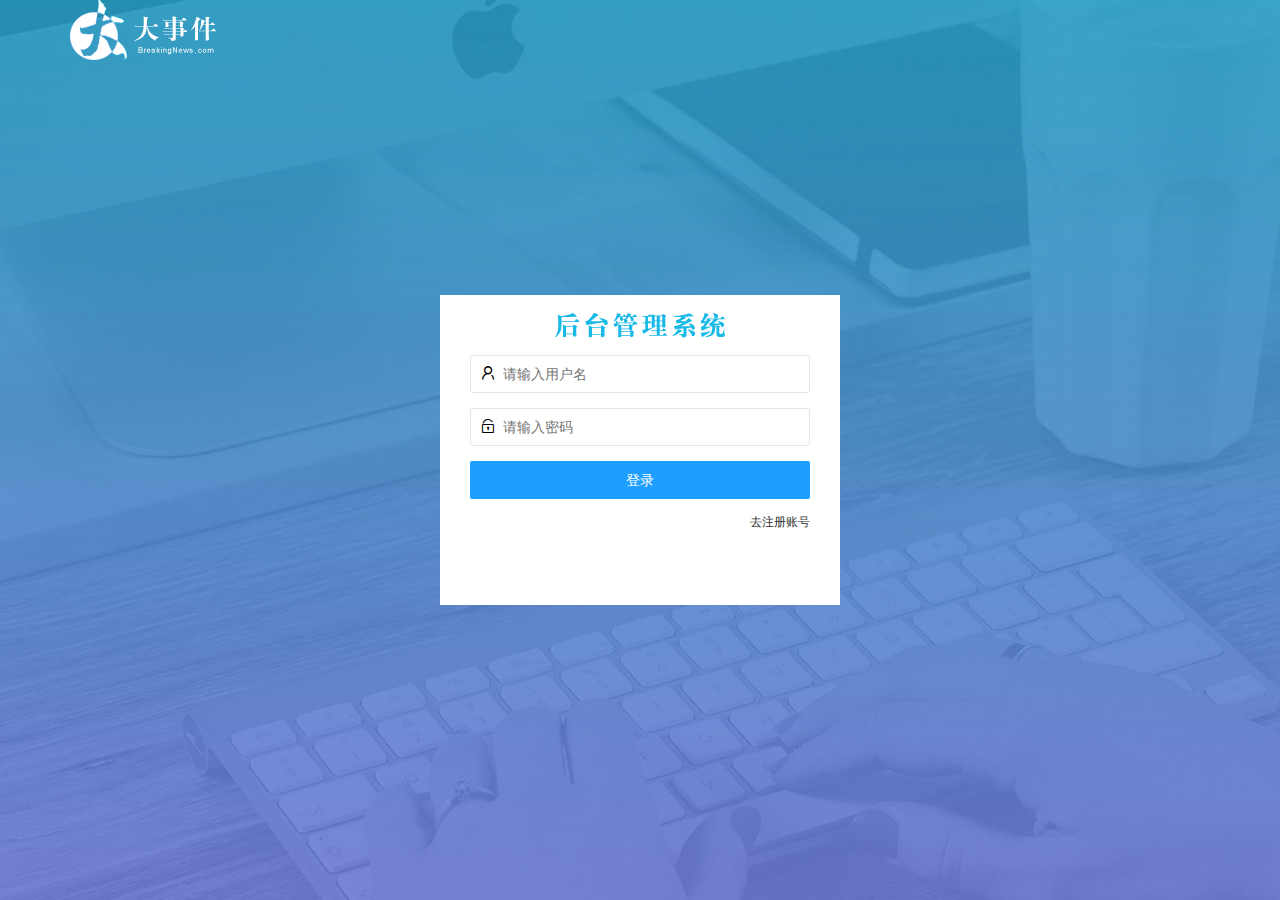
<file: login.html>
<!DOCTYPE html>
<html lang="en">

<head>
  <meta charset="UTF-8" />
  <meta name="viewport" content="width=device-width, initial-scale=1.0" />
  <title>大事件-登录/注册</title>
  <!-- 自己的样式 -->
  <link rel="stylesheet" href="./assets/css/login.css">
  <!-- 导入layui的样式 -->
  <link rel="stylesheet" href="./assets/lib/layui/css/layui.css">
</head>

<body>
  <!-- 头部的 Logo区域 -->
  <div class="layui-main">
    <img src="./assets/images/logo.png" alt="">
  </div>
  <!-- 登录注册区域 -->
  <div class="loginAndRegbox">
    <div class="title-box">

    </div>
    <!-- 登录的div -->
    <div class="login-box">
      <!-- 登录的表单 -->
      <form class="layui-form" id="form-login">
        <!-- 用户名 -->
        <div class="layui-form-item">
          <i class="layui-icon layui-icon-username"></i>
          <input type="text" name="username" required lay-verify="required" placeholder="请输入用户名" autocomplete="off"
            class="layui-input">
        </div>
        <!-- 密码 -->
        <div class="layui-form-item">
          <i class="layui-icon layui-icon-password"></i>
          <input type="password" name="password" required lay-verify="required|pwd" placeholder="请输入密码"
            autocomplete="off" class="layui-input">
        </div>
        <!-- 按钮 -->
        <!-- 表单提交按钮比普通按钮多个 lay-submit属性 -->
        <div class="layui-form-item">
          <button class="layui-btn layui-btn-fluid layui-btn-normal" lay-submit>登录</button>
        </div>

        <div class="layui-form-item links">
          <a href="javascript:;" id="link-reg">去注册账号</a>
        </div>
      </form>

    </div>
    <!-- 注册div -->
    <div class="reg-box">
      <!-- 注册的表单 -->
      <form class="layui-form" id="form-reg">
        <!-- 用户名 -->
        <div class="layui-form-item">
          <i class="layui-icon layui-icon-username"></i>
          <input type="text" name="username" required lay-verify="required" placeholder="请输入用户名" autocomplete="off"
            class="layui-input">
        </div>
        <!-- 密码 -->
        <div class="layui-form-item">
          <i class="layui-icon layui-icon-password"></i>
          <input type="password" name="password" required lay-verify="required|pwd" placeholder="请输入密码"
            autocomplete="off" class="layui-input">
        </div>
        <!-- 密码确认框 -->
        <div class="layui-form-item">
          <i class="layui-icon layui-icon-password"></i>
          <input type="password" name="repassword" required lay-verify="required|pwd|repwd" placeholder="再次确认密码"
            autocomplete="off" class="layui-input">
        </div>
        <!-- 按钮 -->
        <!-- 表单提交按钮比普通按钮多个 lay-submit属性 -->
        <div class="layui-form-item">
          <button class="layui-btn layui-btn-fluid layui-btn-normal" lay-submit>注册</button>
        </div>

        <div class="layui-form-item links">
          <a href="javascript:;" id="link-login">去登录</a>
        </div>
      </form>

    </div>
  </div>

  <script src="./assets/lib/layui/layui.all.js"></script>
  <script src="./assets/lib/jquery.js"></script>
  <script src="./assets/js/login.js"></script>
  <script src="./assets/js/baseAPI.js"></script>
</body>


</html>
</file>
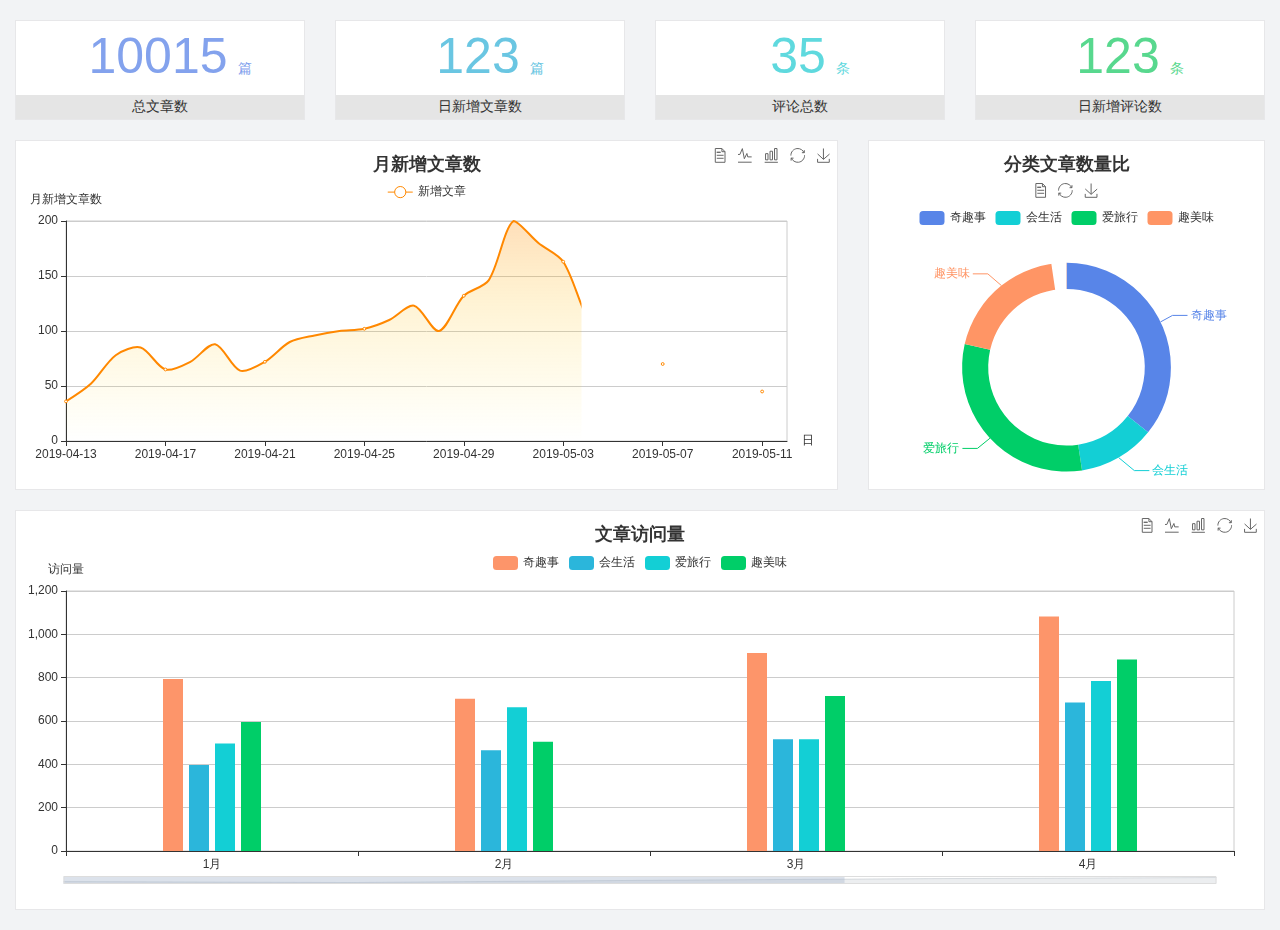
<file: home/dashboard.html>
<!DOCTYPE html>
<html lang="en">

<head>
  <meta charset="UTF-8">
  <meta name="viewport" content="width=device-width, initial-scale=1.0">
  <meta http-equiv="X-UA-Compatible" content="ie=edge">
  <title>图表统计</title>
  <link rel="stylesheet" href="../assets/lib/bootstrap.css" />
  <link rel="stylesheet" href="../assets/lib/main.css" />
  <script src="../assets/lib/jquery.js"></script>
  <script src="../assets/lib/echarts.min.js"></script>
</head>

<body>
  <div class="container-fluid">
    <div class="row spannel_list">
      <div class="col-sm-3 col-xs-6">
        <div class="spannel">
          <em>10015</em><span>篇</span>
          <b>总文章数</b>
        </div>
      </div>
      <div class="col-sm-3 col-xs-6">
        <div class="spannel scolor01">
          <em>123</em><span>篇</span>
          <b>日新增文章数</b>
        </div>
      </div>
      <div class="col-sm-3 col-xs-6">
        <div class="spannel scolor02">
          <em>35</em><span>条</span>
          <b>评论总数</b>
        </div>
      </div>
      <div class="col-sm-3 col-xs-6">
        <div class="spannel scolor03">
          <em>123</em><span>条</span>
          <b>日新增评论数</b>
        </div>
      </div>
    </div>
  </div>

  <div class="container-fluid">
    <div class="row curve-pie">
      <div class="col-lg-8 col-md-8">
        <div class="gragh_pannel" id="curve_show"></div>
      </div>
      <div class="col-lg-4 col-md-4">
        <div class="gragh_pannel" id="pie_show"></div>
      </div>
    </div>
  </div>

  <div class="container-fluid">
    <div class="column_pannel" id="column_show"></div>
  </div>

  <script>
    var oChart = echarts.init(document.getElementById('curve_show'));
    var aList_all = [
      { 'count': 36, 'date': '2019-04-13' },
      { 'count': 52, 'date': '2019-04-14' },
      { 'count': 78, 'date': '2019-04-15' },
      { 'count': 85, 'date': '2019-04-16' },
      { 'count': 65, 'date': '2019-04-17' },
      { 'count': 72, 'date': '2019-04-18' },
      { 'count': 88, 'date': '2019-04-19' },
      { 'count': 64, 'date': '2019-04-20' },
      { 'count': 72, 'date': '2019-04-21' },
      { 'count': 90, 'date': '2019-04-22' },
      { 'count': 96, 'date': '2019-04-23' },
      { 'count': 100, 'date': '2019-04-24' },
      { 'count': 102, 'date': '2019-04-25' },
      { 'count': 110, 'date': '2019-04-26' },
      { 'count': 123, 'date': '2019-04-27' },
      { 'count': 100, 'date': '2019-04-28' },
      { 'count': 132, 'date': '2019-04-29' },
      { 'count': 146, 'date': '2019-04-30' },
      { 'count': 200, 'date': '2019-05-01' },
      { 'count': 180, 'date': '2019-05-02' },
      { 'count': 163, 'date': '2019-05-03' },
      { 'count': 110, 'date': '2019-05-04' },
      { 'count': 80, 'date': '2019-05-05' },
      { 'count': 82, 'date': '2019-05-06' },
      { 'count': 70, 'date': '2019-05-07' },
      { 'count': 65, 'date': '2019-05-08' },
      { 'count': 54, 'date': '2019-05-09' },
      { 'count': 40, 'date': '2019-05-10' },
      { 'count': 45, 'date': '2019-05-11' },
      { 'count': 38, 'date': '2019-05-12' },
    ];

    let aCount = [];
    let aDate = [];

    for (var i = 0; i < aList_all.length; i++) {
      aCount.push(aList_all[i].count);
      aDate.push(aList_all[i].date);
    }

    var chartopt = {
      title: {
        text: '月新增文章数',
        left: 'center',
        top: '10'
      },
      tooltip: {
        trigger: 'axis'
      },
      legend: {
        data: ['新增文章'],
        top: '40'
      },
      toolbox: {
        show: true,
        feature: {
          mark: { show: true },
          dataView: { show: true, readOnly: false },
          magicType: { show: true, type: ['line', 'bar'] },
          restore: { show: true },
          saveAsImage: { show: true }
        }
      },
      calculable: true,
      xAxis: [
        {
          name: '日',
          type: 'category',
          boundaryGap: false,
          data: aDate
        }
      ],
      yAxis: [
        {
          name: '月新增文章数',
          type: 'value'
        }
      ],
      series: [
        {
          name: '新增文章',
          type: 'line',
          smooth: true,
          itemStyle: { normal: { areaStyle: { type: 'default' }, color: '#f80' }, lineStyle: { color: '#f80' } },
          data: aCount
        }],
      areaStyle: {
        normal: {
          color: new echarts.graphic.LinearGradient(0, 0, 0, 1, [{
            offset: 0,
            color: 'rgba(255,136,0,0.39)'
          }, {
            offset: .34,
            color: 'rgba(255,180,0,0.25)'
          }, {
            offset: 1,
            color: 'rgba(255,222,0,0.00)'
          }])

        }
      },
      grid: {
        show: true,
        x: 50,
        x2: 50,
        y: 80,
        height: 220
      }
    };

    oChart.setOption(chartopt);


    var oPie = echarts.init(document.getElementById('pie_show'));
    var oPieopt =
    {
      title: {
        top: 10,
        text: '分类文章数量比',
        x: 'center'
      },
      tooltip: {
        trigger: 'item',
        formatter: "{a} <br/>{b} : {c} ({d}%)"
      },
      color: ['#5885e8', '#13cfd5', '#00ce68', '#ff9565'],
      legend: {
        x: 'center',
        top: 65,
        data: ['奇趣事', '会生活', '爱旅行', '趣美味']
      },
      toolbox: {
        show: true,
        x: 'center',
        top: 35,
        feature: {
          mark: { show: true },
          dataView: { show: true, readOnly: false },
          magicType: {
            show: true,
            type: ['pie', 'funnel'],
            option: {
              funnel: {
                x: '25%',
                width: '50%',
                funnelAlign: 'left',
                max: 1548
              }
            }
          },
          restore: { show: true },
          saveAsImage: { show: true }
        }
      },
      calculable: true,
      series: [
        {
          name: '访问来源',
          type: 'pie',
          radius: ['45%', '60%'],
          center: ['50%', '65%'],
          data: [
            { value: 300, name: '奇趣事' },
            { value: 100, name: '会生活' },
            { value: 260, name: '爱旅行' },
            { value: 180, name: '趣美味' }
          ]
        }
      ]
    };
    oPie.setOption(oPieopt);



    var oColumn = this.echarts.init(document.getElementById('column_show'));
    var oColumnopt =
    {
      title: {
        text: '文章访问量',
        left: 'center',
        top: '10'
      },
      tooltip: {
        trigger: 'axis'
      },
      legend: {
        data: ['奇趣事', '会生活', '爱旅行', '趣美味'],
        top: '40'
      },
      toolbox: {
        show: true,
        feature: {
          mark: { show: true },
          dataView: { show: true, readOnly: false },
          magicType: { show: true, type: ['line', 'bar'] },
          restore: { show: true },
          saveAsImage: { show: true }
        }
      },
      calculable: true,
      xAxis: [
        {
          type: 'category',
          data: ['1月', '2月', '3月', '4月', '5月']
        }
      ],
      yAxis: [
        {
          name: '访问量',
          type: 'value'
        }
      ],
      series: [
        {
          name: '奇趣事',
          type: 'bar',
          barWidth: 20,
          itemStyle: {
            normal: { areaStyle: { type: 'default' }, color: '#fd956a' }
          },
          data: [800, 708, 920, 1090, 1200]
        },
        {
          name: '会生活',
          type: 'bar',
          barWidth: 20,
          itemStyle: {
            normal: { areaStyle: { type: 'default' }, color: '#2bb6db' }
          },
          data: [400, 468, 520, 690, 800]
        },
        {
          name: '爱旅行',
          type: 'bar',
          barWidth: 20,
          itemStyle: {
            normal: { areaStyle: { type: 'default' }, color: '#13cfd5' }
          },
          data: [500, 668, 520, 790, 900]
        },
        {
          name: '趣美味',
          type: 'bar',
          barWidth: 20,
          itemStyle: {
            normal: { areaStyle: { type: 'default' }, color: '#00ce68' }
          },
          data: [600, 508, 720, 890, 1000]
        }
      ],
      grid: {
        show: true,
        x: 50,
        x2: 30,
        y: 80,
        height: 260
      },
      dataZoom: [//给x轴设置滚动条
        {
          start: 0,//默认为0
          end: 100 - 1000 / 31,//默认为100
          type: 'slider',
          show: true,
          xAxisIndex: [0],
          handleSize: 0,//滑动条的 左右2个滑动条的大小
          height: 8,//组件高度
          left: 45, //左边的距离
          right: 50,//右边的距离
          bottom: 26,//右边的距离
          handleColor: '#ddd',//h滑动图标的颜色
          handleStyle: {
            borderColor: "#cacaca",
            borderWidth: "1",
            shadowBlur: 2,
            background: "#ddd",
            shadowColor: "#ddd",
          }
        }]
    };
    oColumn.setOption(oColumnopt);
  </script>
</body>

</html>
</file>
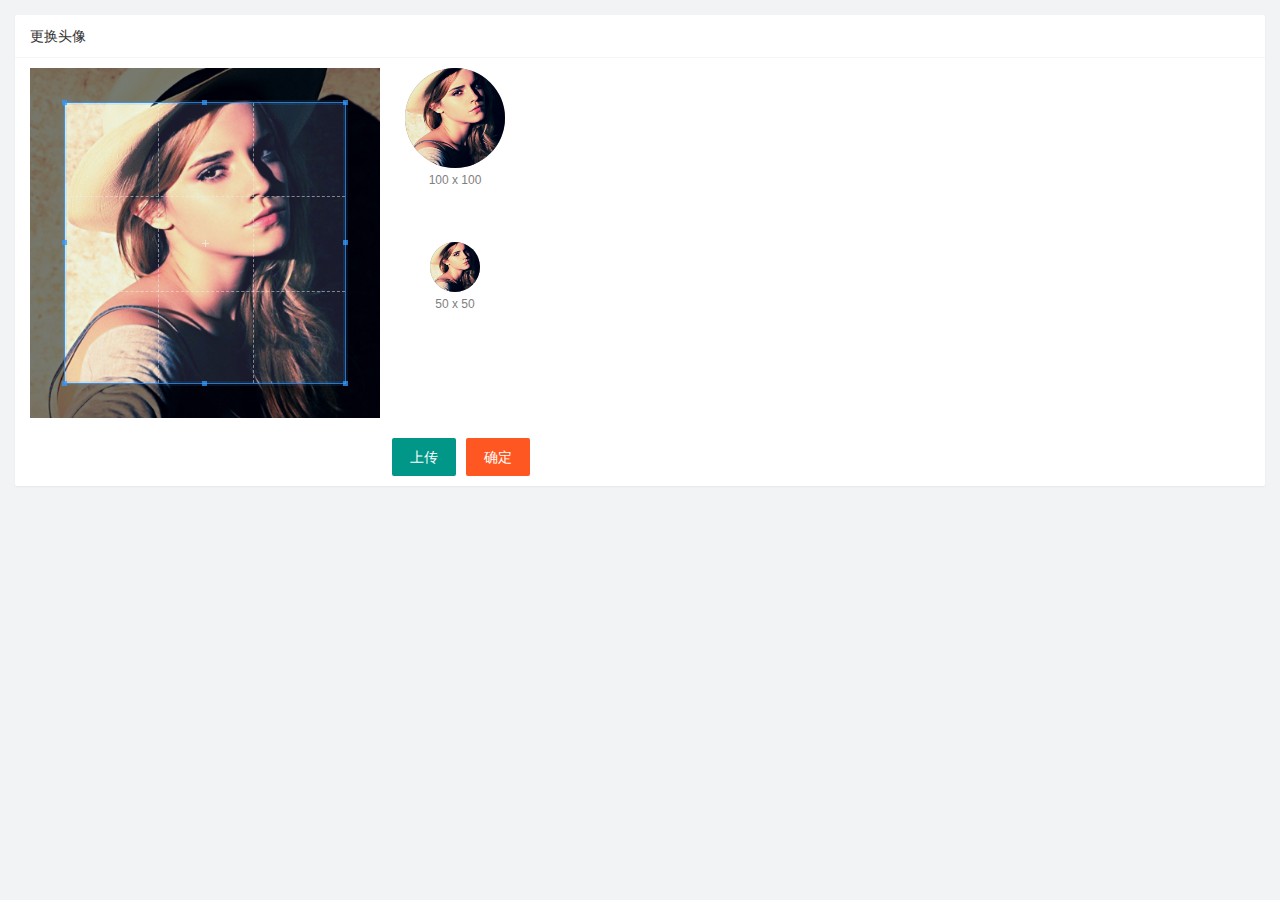
<file: user/useravatar.html>
<!DOCTYPE html>
<html lang="en">

<head>
    <meta charset="UTF-8">
    <meta http-equiv="X-UA-Compatible" content="IE=edge">
    <meta name="viewport" content="width=device-width, initial-scale=1.0">
    <title>更换头像</title>
    <link rel="stylesheet" href="../assets/lib/layui/css/layui.css">
    <link rel="stylesheet" href="../assets/lib/cropper/cropper.css" />
    <link rel="stylesheet" href="../assets/css/user/useravatar.css">
</head>

<body>
    <!-- 卡片区域 -->
    <div class="layui-card">
        <div class="layui-card-header">更换头像</div>
        <div class="layui-card-body">
            <!-- 第一行的图片裁剪和预览区域 -->
            <div class="row1">
                <!-- 图片裁剪区域 -->
                <div class="cropper-box">
                    <!-- 这个 img 标签很重要，将来会把它初始化为裁剪区域 -->
                    <img id="image" src="../assets/images/sample.jpg" />
                </div>
                <!-- 图片的预览区域 -->
                <div class="preview-box">
                    <div>
                        <!-- 宽高为 100px 的预览区域 -->
                        <div class="img-preview w100"></div>
                        <p class="size">100 x 100</p>
                    </div>
                    <div>
                        <!-- 宽高为 50px 的预览区域 -->
                        <div class="img-preview w50"></div>
                        <p class="size">50 x 50</p>
                    </div>
                </div>
            </div>

            <!-- 第二行的按钮区域 -->
            <div class="row2">
                <!-- 通过 accept属性 可以指定允许用户选择说明类型的文件 -->
                <script src="../assets/lib/layui/layui.all.js"></script>
                <input type="file" id="file" accept="image/png,image/jpeg">
                <button type="button" class="layui-btn" id="btnChooseImage">上传</button>
                <button type="button" class="layui-btn layui-btn-danger" id="btnUpload">确定</button>
            </div>
        </div>
    </div>

    <script src="../assets/lib/jquery.js"></script>
    <script src="../assets/lib/cropper/Cropper.js"></script>
    <script src="../assets/lib/cropper/jquery-cropper.js"></script>
    <script src="../assets/js/baseAPI.js"></script>
    <script src="../assets/js/user/useravatar.js"></script>
</body>

</html>
</file>
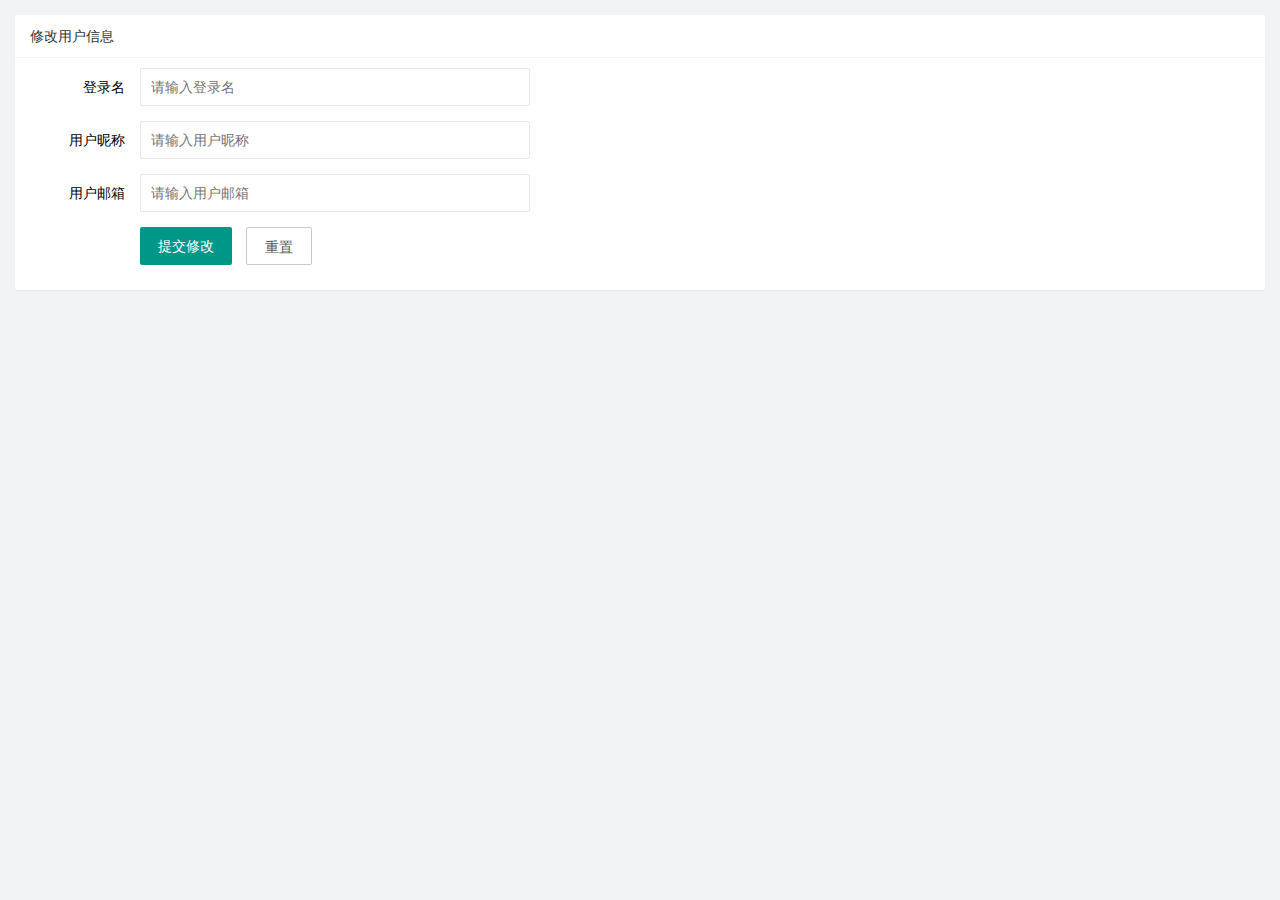
<file: user/userinfo.html>
<!DOCTYPE html>
<html lang="en">

<head>
    <meta charset="UTF-8">
    <meta http-equiv="X-UA-Compatible" content="IE=edge">
    <meta name="viewport" content="width=device-width, initial-scale=1.0">
    <link rel="stylesheet" href="../assets/lib/layui/css/layui.css">
    <link rel="stylesheet" href="../assets/css/user/userinfo.css">
    <title>Document</title>
</head>

<body>
    <!-- 卡片区 -->
    <div class="layui-card">
        <div class="layui-card-header">修改用户信息</div>
        <div class="layui-card-body">

            <form class="layui-form" lay-filter="formUserInfo">
                <!-- type为hidden 表示为隐藏域 -->
                <input type="hidden" name="id" value="" />
                <div class="layui-form-item">
                    <label class="layui-form-label">登录名</label>
                    <div class="layui-input-block">
                        <input type="text" name="username" required lay-verify="required" placeholder="请输入登录名"
                            autocomplete="off" class="layui-input" readonly>
                    </div>
                </div>
                <div class="layui-form-item">
                    <label class="layui-form-label">用户昵称</label>
                    <div class="layui-input-block">
                        <input type="text" name="nickname" required lay-verify="required|nickname" placeholder="请输入用户昵称"
                            autocomplete="off" class="layui-input">
                    </div>
                </div>
                <div class="layui-form-item">
                    <label class="layui-form-label">用户邮箱</label>
                    <div class="layui-input-block">
                        <input type="text" name="email" required lay-verify="required|email" placeholder="请输入用户邮箱"
                            autocomplete="off" class="layui-input">
                    </div>
                </div>
                <div class="layui-form-item">
                    <div class="layui-input-block">
                        <button class="layui-btn" lay-submit lay-filter="formDemo">提交修改</button>
                        <button type="reset" class="layui-btn layui-btn-primary" id="btnReset">重置</button>
                    </div>
                </div>
            </form>
        </div>
    </div>
    <script src="../assets/lib/layui/layui.all.js"></script>
    <script src="../assets/lib/jquery.js"></script>
    <script src="../assets/js/baseAPI.js"></script>
    <script src="../assets/js/user/userinfo.js"></script>
</body>

</html>
</file>
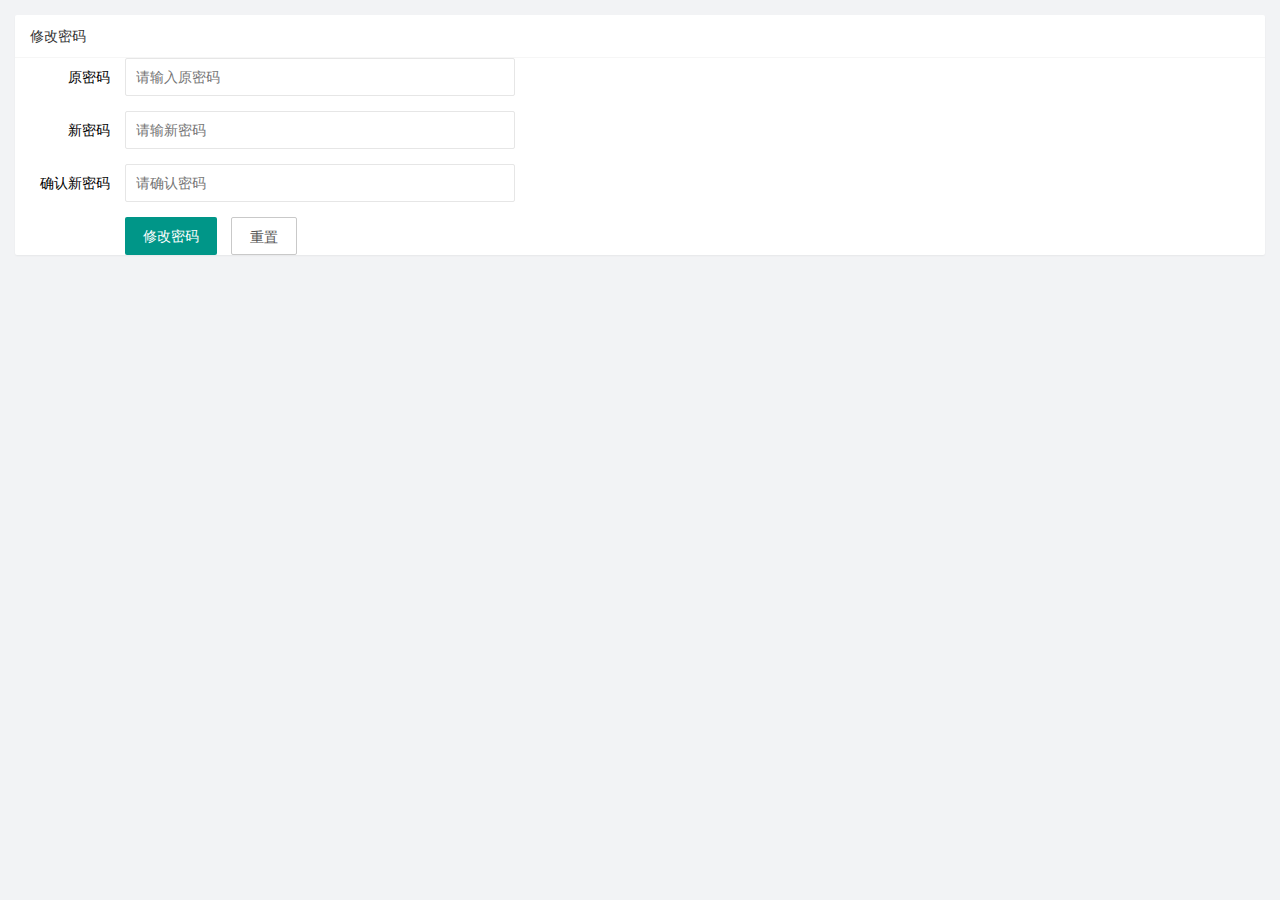
<file: user/userpwd.html>
<!DOCTYPE html>
<html lang="en">

<head>
    <meta charset="UTF-8">
    <meta http-equiv="X-UA-Compatible" content="IE=edge">
    <meta name="viewport" content="width=device-width, initial-scale=1.0">
    <title>c=重置密码</title>
    <link rel="stylesheet" href="../assets/lib/layui/css/layui.css">
    <link rel="stylesheet" href="../assets/css/user/userpwd.css">

</head>

<body>
    <div class="layui-card">
        <div class="layui-card-header">修改密码</div>
        <form class="layui-form" action="">
            <div class="layui-form-item">
                <label class="layui-form-label">原密码</label>
                <div class="layui-input-block">
                    <input type="password" required lay-verify="required|pwd" placeholder="请输入原密码" autocomplete="off"
                        class="layui-input layui-this" name="oldPwd">
                </div>
            </div>
            <div class="layui-form-item">
                <label class="layui-form-label">新密码</label>
                <div class="layui-input-block">
                    <input type="password" required lay-verify="required|pwd|samePwd" placeholder="请输新密码"
                        autocomplete="off" class="layui-input" name="newPwd">
                </div>
            </div>
            <div class="layui-form-item">
                <label class="layui-form-label">确认新密码</label>
                <div class="layui-input-block">
                    <input type="password" required lay-verify="required|pwd" placeholder="请确认密码" autocomplete="off"
                        class="layui-input" name="rePwd">
                </div>
            </div>
            <div class="layui-form-item">
                <div class="layui-input-block">
                    <button class="layui-btn" lay-submit lay-filter="formDemo">修改密码</button>
                    <button type="reset" class="layui-btn layui-btn-primary">重置</button>
                </div>
            </div>
        </form>
    </div>
    <script src="../assets/lib/layui/layui.all.js"></script>
    <script src="../assets/lib/jquery.js"></script>
    <script src="../assets/js/baseAPI.js"></script>
    <script src="../assets/js/user/userpwd.js"></script>
</body>

</html>
</file>
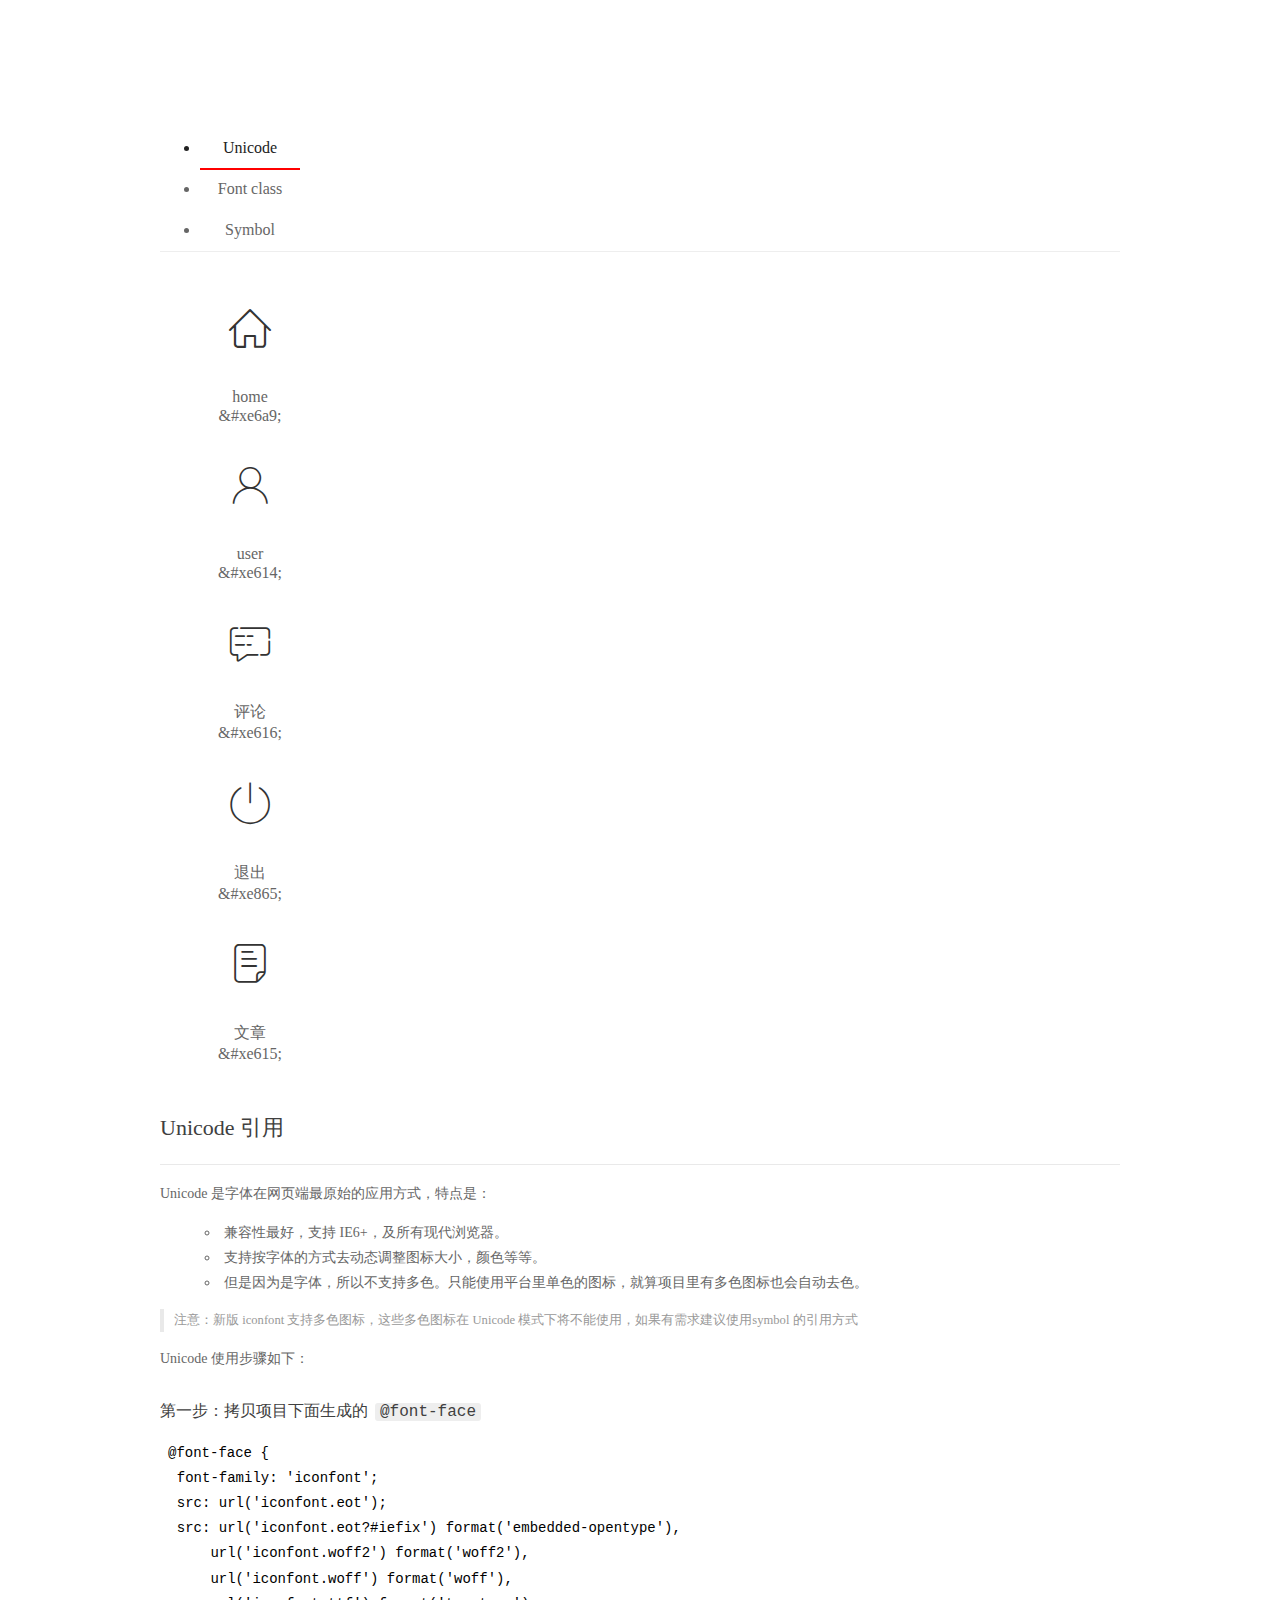
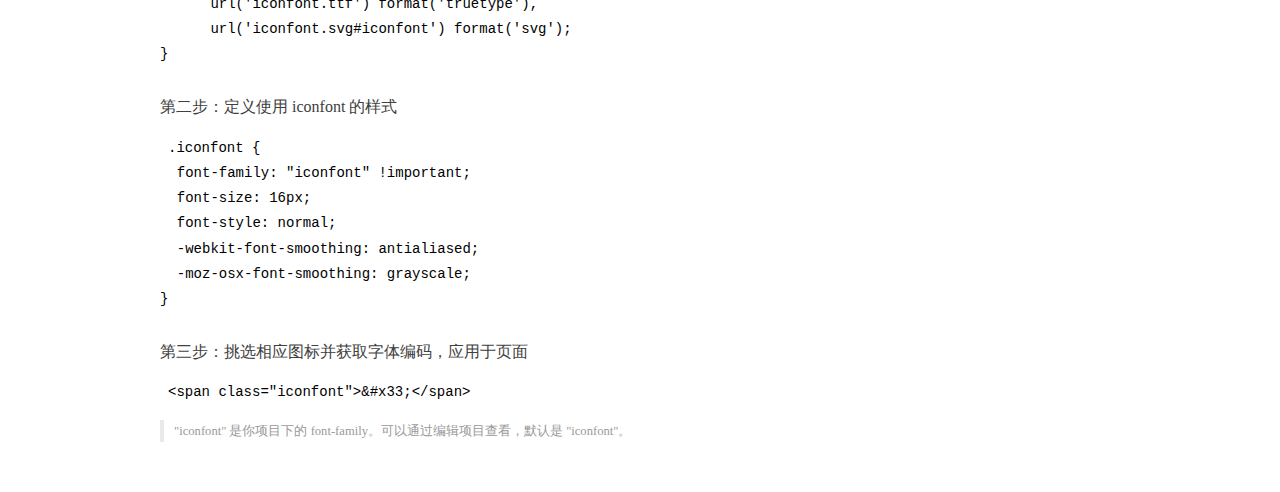
<file: assets/fonts/demo_index.html>
<!DOCTYPE html>
<html>
<head>
  <meta charset="utf-8"/>
  <title>IconFont Demo</title>
  <link rel="shortcut icon" href="https://gtms04.alicdn.com/tps/i4/TB1_oz6GVXXXXaFXpXXJDFnIXXX-64-64.ico" type="image/x-icon"/>
  <link rel="stylesheet" href="https://g.alicdn.com/thx/cube/1.3.2/cube.min.css">
  <link rel="stylesheet" href="demo.css">
  <link rel="stylesheet" href="iconfont.css">
  <script src="iconfont.js"></script>
  <!-- jQuery -->
  <script src="https://a1.alicdn.com/oss/uploads/2018/12/26/7bfddb60-08e8-11e9-9b04-53e73bb6408b.js"></script>
  <!-- 代码高亮 -->
  <script src="https://a1.alicdn.com/oss/uploads/2018/12/26/a3f714d0-08e6-11e9-8a15-ebf944d7534c.js"></script>
</head>
<body>
  <div class="main">
    <h1 class="logo"><a href="https://www.iconfont.cn/" title="iconfont 首页" target="_blank">&#xe86b;</a></h1>
    <div class="nav-tabs">
      <ul id="tabs" class="dib-box">
        <li class="dib active"><span>Unicode</span></li>
        <li class="dib"><span>Font class</span></li>
        <li class="dib"><span>Symbol</span></li>
      </ul>
      
    </div>
    <div class="tab-container">
      <div class="content unicode" style="display: block;">
          <ul class="icon_lists dib-box">
          
            <li class="dib">
              <span class="icon iconfont">&#xe6a9;</span>
                <div class="name">home</div>
                <div class="code-name">&amp;#xe6a9;</div>
              </li>
          
            <li class="dib">
              <span class="icon iconfont">&#xe614;</span>
                <div class="name">user</div>
                <div class="code-name">&amp;#xe614;</div>
              </li>
          
            <li class="dib">
              <span class="icon iconfont">&#xe616;</span>
                <div class="name">评论</div>
                <div class="code-name">&amp;#xe616;</div>
              </li>
          
            <li class="dib">
              <span class="icon iconfont">&#xe865;</span>
                <div class="name">退出</div>
                <div class="code-name">&amp;#xe865;</div>
              </li>
          
            <li class="dib">
              <span class="icon iconfont">&#xe615;</span>
                <div class="name">文章</div>
                <div class="code-name">&amp;#xe615;</div>
              </li>
          
          </ul>
          <div class="article markdown">
          <h2 id="unicode-">Unicode 引用</h2>
          <hr>

          <p>Unicode 是字体在网页端最原始的应用方式，特点是：</p>
          <ul>
            <li>兼容性最好，支持 IE6+，及所有现代浏览器。</li>
            <li>支持按字体的方式去动态调整图标大小，颜色等等。</li>
            <li>但是因为是字体，所以不支持多色。只能使用平台里单色的图标，就算项目里有多色图标也会自动去色。</li>
          </ul>
          <blockquote>
            <p>注意：新版 iconfont 支持多色图标，这些多色图标在 Unicode 模式下将不能使用，如果有需求建议使用symbol 的引用方式</p>
          </blockquote>
          <p>Unicode 使用步骤如下：</p>
          <h3 id="-font-face">第一步：拷贝项目下面生成的 <code>@font-face</code></h3>
<pre><code class="language-css"
>@font-face {
  font-family: 'iconfont';
  src: url('iconfont.eot');
  src: url('iconfont.eot?#iefix') format('embedded-opentype'),
      url('iconfont.woff2') format('woff2'),
      url('iconfont.woff') format('woff'),
      url('iconfont.ttf') format('truetype'),
      url('iconfont.svg#iconfont') format('svg');
}
</code></pre>
          <h3 id="-iconfont-">第二步：定义使用 iconfont 的样式</h3>
<pre><code class="language-css"
>.iconfont {
  font-family: "iconfont" !important;
  font-size: 16px;
  font-style: normal;
  -webkit-font-smoothing: antialiased;
  -moz-osx-font-smoothing: grayscale;
}
</code></pre>
          <h3 id="-">第三步：挑选相应图标并获取字体编码，应用于页面</h3>
<pre>
<code class="language-html"
>&lt;span class="iconfont"&gt;&amp;#x33;&lt;/span&gt;
</code></pre>
          <blockquote>
            <p>"iconfont" 是你项目下的 font-family。可以通过编辑项目查看，默认是 "iconfont"。</p>
          </blockquote>
          </div>
      </div>
      <div class="content font-class">
        <ul class="icon_lists dib-box">
          
          <li class="dib">
            <span class="icon iconfont icon-home"></span>
            <div class="name">
              home
            </div>
            <div class="code-name">.icon-home
            </div>
          </li>
          
          <li class="dib">
            <span class="icon iconfont icon-user"></span>
            <div class="name">
              user
            </div>
            <div class="code-name">.icon-user
            </div>
          </li>
          
          <li class="dib">
            <span class="icon iconfont icon-pinglun"></span>
            <div class="name">
              评论
            </div>
            <div class="code-name">.icon-pinglun
            </div>
          </li>
          
          <li class="dib">
            <span class="icon iconfont icon-tuichu"></span>
            <div class="name">
              退出
            </div>
            <div class="code-name">.icon-tuichu
            </div>
          </li>
          
          <li class="dib">
            <span class="icon iconfont icon-16"></span>
            <div class="name">
              文章
            </div>
            <div class="code-name">.icon-16
            </div>
          </li>
          
        </ul>
        <div class="article markdown">
        <h2 id="font-class-">font-class 引用</h2>
        <hr>

        <p>font-class 是 Unicode 使用方式的一种变种，主要是解决 Unicode 书写不直观，语意不明确的问题。</p>
        <p>与 Unicode 使用方式相比，具有如下特点：</p>
        <ul>
          <li>兼容性良好，支持 IE8+，及所有现代浏览器。</li>
          <li>相比于 Unicode 语意明确，书写更直观。可以很容易分辨这个 icon 是什么。</li>
          <li>因为使用 class 来定义图标，所以当要替换图标时，只需要修改 class 里面的 Unicode 引用。</li>
          <li>不过因为本质上还是使用的字体，所以多色图标还是不支持的。</li>
        </ul>
        <p>使用步骤如下：</p>
        <h3 id="-fontclass-">第一步：引入项目下面生成的 fontclass 代码：</h3>
<pre><code class="language-html">&lt;link rel="stylesheet" href="./iconfont.css"&gt;
</code></pre>
        <h3 id="-">第二步：挑选相应图标并获取类名，应用于页面：</h3>
<pre><code class="language-html">&lt;span class="iconfont icon-xxx"&gt;&lt;/span&gt;
</code></pre>
        <blockquote>
          <p>"
            iconfont" 是你项目下的 font-family。可以通过编辑项目查看，默认是 "iconfont"。</p>
        </blockquote>
      </div>
      </div>
      <div class="content symbol">
          <ul class="icon_lists dib-box">
          
            <li class="dib">
                <svg class="icon svg-icon" aria-hidden="true">
                  <use xlink:href="#icon-home"></use>
                </svg>
                <div class="name">home</div>
                <div class="code-name">#icon-home</div>
            </li>
          
            <li class="dib">
                <svg class="icon svg-icon" aria-hidden="true">
                  <use xlink:href="#icon-user"></use>
                </svg>
                <div class="name">user</div>
                <div class="code-name">#icon-user</div>
            </li>
          
            <li class="dib">
                <svg class="icon svg-icon" aria-hidden="true">
                  <use xlink:href="#icon-pinglun"></use>
                </svg>
                <div class="name">评论</div>
                <div class="code-name">#icon-pinglun</div>
            </li>
          
            <li class="dib">
                <svg class="icon svg-icon" aria-hidden="true">
                  <use xlink:href="#icon-tuichu"></use>
                </svg>
                <div class="name">退出</div>
                <div class="code-name">#icon-tuichu</div>
            </li>
          
            <li class="dib">
                <svg class="icon svg-icon" aria-hidden="true">
                  <use xlink:href="#icon-16"></use>
                </svg>
                <div class="name">文章</div>
                <div class="code-name">#icon-16</div>
            </li>
          
          </ul>
          <div class="article markdown">
          <h2 id="symbol-">Symbol 引用</h2>
          <hr>

          <p>这是一种全新的使用方式，应该说这才是未来的主流，也是平台目前推荐的用法。相关介绍可以参考这篇<a href="">文章</a>
            这种用法其实是做了一个 SVG 的集合，与另外两种相比具有如下特点：</p>
          <ul>
            <li>支持多色图标了，不再受单色限制。</li>
            <li>通过一些技巧，支持像字体那样，通过 <code>font-size</code>, <code>color</code> 来调整样式。</li>
            <li>兼容性较差，支持 IE9+，及现代浏览器。</li>
            <li>浏览器渲染 SVG 的性能一般，还不如 png。</li>
          </ul>
          <p>使用步骤如下：</p>
          <h3 id="-symbol-">第一步：引入项目下面生成的 symbol 代码：</h3>
<pre><code class="language-html">&lt;script src="./iconfont.js"&gt;&lt;/script&gt;
</code></pre>
          <h3 id="-css-">第二步：加入通用 CSS 代码（引入一次就行）：</h3>
<pre><code class="language-html">&lt;style&gt;
.icon {
  width: 1em;
  height: 1em;
  vertical-align: -0.15em;
  fill: currentColor;
  overflow: hidden;
}
&lt;/style&gt;
</code></pre>
          <h3 id="-">第三步：挑选相应图标并获取类名，应用于页面：</h3>
<pre><code class="language-html">&lt;svg class="icon" aria-hidden="true"&gt;
  &lt;use xlink:href="#icon-xxx"&gt;&lt;/use&gt;
&lt;/svg&gt;
</code></pre>
          </div>
      </div>

    </div>
  </div>
  <script>
  $(document).ready(function () {
      $('.tab-container .content:first').show()

      $('#tabs li').click(function (e) {
        var tabContent = $('.tab-container .content')
        var index = $(this).index()

        if ($(this).hasClass('active')) {
          return
        } else {
          $('#tabs li').removeClass('active')
          $(this).addClass('active')

          tabContent.hide().eq(index).fadeIn()
        }
      })
    })
  </script>
</body>
</html>
</file>
<file: assets/css/login.css>
html,
body {
  margin: 0;
  padding: 0;
  height: 100%;
  width: 100%;
  background: url('../images/login_bg.jpg') no-repeat center;
  background-size: cover;
}
.loginAndRegbox{
  width: 400px;
  height: 310px;
  background-color: #fff;
  position: absolute;
  left: 50%;
  top: 50%;
  transform: translate(-50%, -50%);
}

.title-box{
  height: 60px;
  background: url(../images/login_title.png) no-repeat center;
}

.reg-box{
  display: none;
}

.layui-form{
  padding: 0 30px;
}

.links{
  display: flex;
  justify-content: flex-end;
}
.links a{
  font-size: 12px;
}

.layui-form-item{
  position: relative;
}
.layui-icon{
  position: absolute;
  left: 10px;
  top: 10px;
}
.layui-form-item .layui-input{
  padding-left: 32px;
}
</file>
<file: assets/lib/layui/css/layui.css>
/** layui-v2.5.5 MIT License By https://www.layui.com */
 .layui-inline,img{display:inline-block;vertical-align:middle}h1,h2,h3,h4,h5,h6{font-weight:400}.layui-edge,.layui-header,.layui-inline,.layui-main{position:relative}.layui-body,.layui-edge,.layui-elip{overflow:hidden}.layui-btn,.layui-edge,.layui-inline,img{vertical-align:middle}.layui-btn,.layui-disabled,.layui-icon,.layui-unselect{-moz-user-select:none;-webkit-user-select:none;-ms-user-select:none}.layui-elip,.layui-form-checkbox span,.layui-form-pane .layui-form-label{text-overflow:ellipsis;white-space:nowrap}.layui-breadcrumb,.layui-tree-btnGroup{visibility:hidden}blockquote,body,button,dd,div,dl,dt,form,h1,h2,h3,h4,h5,h6,input,li,ol,p,pre,td,textarea,th,ul{margin:0;padding:0;-webkit-tap-highlight-color:rgba(0,0,0,0)}a:active,a:hover{outline:0}img{border:none}li{list-style:none}table{border-collapse:collapse;border-spacing:0}h4,h5,h6{font-size:100%}button,input,optgroup,option,select,textarea{font-family:inherit;font-size:inherit;font-style:inherit;font-weight:inherit;outline:0}pre{white-space:pre-wrap;white-space:-moz-pre-wrap;white-space:-pre-wrap;white-space:-o-pre-wrap;word-wrap:break-word}body{line-height:24px;font:14px Helvetica Neue,Helvetica,PingFang SC,Tahoma,Arial,sans-serif}hr{height:1px;margin:10px 0;border:0;clear:both}a{color:#333;text-decoration:none}a:hover{color:#777}a cite{font-style:normal;*cursor:pointer}.layui-border-box,.layui-border-box *{box-sizing:border-box}.layui-box,.layui-box *{box-sizing:content-box}.layui-clear{clear:both;*zoom:1}.layui-clear:after{content:'\20';clear:both;*zoom:1;display:block;height:0}.layui-inline{*display:inline;*zoom:1}.layui-edge{display:inline-block;width:0;height:0;border-width:6px;border-style:dashed;border-color:transparent}.layui-edge-top{top:-4px;border-bottom-color:#999;border-bottom-style:solid}.layui-edge-right{border-left-color:#999;border-left-style:solid}.layui-edge-bottom{top:2px;border-top-color:#999;border-top-style:solid}.layui-edge-left{border-right-color:#999;border-right-style:solid}.layui-disabled,.layui-disabled:hover{color:#d2d2d2!important;cursor:not-allowed!important}.layui-circle{border-radius:100%}.layui-show{display:block!important}.layui-hide{display:none!important}@font-face{font-family:layui-icon;src:url(../font/iconfont.eot?v=250);src:url(../font/iconfont.eot?v=250#iefix) format('embedded-opentype'),url(../font/iconfont.woff2?v=250) format('woff2'),url(../font/iconfont.woff?v=250) format('woff'),url(../font/iconfont.ttf?v=250) format('truetype'),url(../font/iconfont.svg?v=250#layui-icon) format('svg')}.layui-icon{font-family:layui-icon!important;font-size:16px;font-style:normal;-webkit-font-smoothing:antialiased;-moz-osx-font-smoothing:grayscale}.layui-icon-reply-fill:before{content:"\e611"}.layui-icon-set-fill:before{content:"\e614"}.layui-icon-menu-fill:before{content:"\e60f"}.layui-icon-search:before{content:"\e615"}.layui-icon-share:before{content:"\e641"}.layui-icon-set-sm:before{content:"\e620"}.layui-icon-engine:before{content:"\e628"}.layui-icon-close:before{content:"\1006"}.layui-icon-close-fill:before{content:"\1007"}.layui-icon-chart-screen:before{content:"\e629"}.layui-icon-star:before{content:"\e600"}.layui-icon-circle-dot:before{content:"\e617"}.layui-icon-chat:before{content:"\e606"}.layui-icon-release:before{content:"\e609"}.layui-icon-list:before{content:"\e60a"}.layui-icon-chart:before{content:"\e62c"}.layui-icon-ok-circle:before{content:"\1005"}.layui-icon-layim-theme:before{content:"\e61b"}.layui-icon-table:before{content:"\e62d"}.layui-icon-right:before{content:"\e602"}.layui-icon-left:before{content:"\e603"}.layui-icon-cart-simple:before{content:"\e698"}.layui-icon-face-cry:before{content:"\e69c"}.layui-icon-face-smile:before{content:"\e6af"}.layui-icon-survey:before{content:"\e6b2"}.layui-icon-tree:before{content:"\e62e"}.layui-icon-upload-circle:before{content:"\e62f"}.layui-icon-add-circle:before{content:"\e61f"}.layui-icon-download-circle:before{content:"\e601"}.layui-icon-templeate-1:before{content:"\e630"}.layui-icon-util:before{content:"\e631"}.layui-icon-face-surprised:before{content:"\e664"}.layui-icon-edit:before{content:"\e642"}.layui-icon-speaker:before{content:"\e645"}.layui-icon-down:before{content:"\e61a"}.layui-icon-file:before{content:"\e621"}.layui-icon-layouts:before{content:"\e632"}.layui-icon-rate-half:before{content:"\e6c9"}.layui-icon-add-circle-fine:before{content:"\e608"}.layui-icon-prev-circle:before{content:"\e633"}.layui-icon-read:before{content:"\e705"}.layui-icon-404:before{content:"\e61c"}.layui-icon-carousel:before{content:"\e634"}.layui-icon-help:before{content:"\e607"}.layui-icon-code-circle:before{content:"\e635"}.layui-icon-water:before{content:"\e636"}.layui-icon-username:before{content:"\e66f"}.layui-icon-find-fill:before{content:"\e670"}.layui-icon-about:before{content:"\e60b"}.layui-icon-location:before{content:"\e715"}.layui-icon-up:before{content:"\e619"}.layui-icon-pause:before{content:"\e651"}.layui-icon-date:before{content:"\e637"}.layui-icon-layim-uploadfile:before{content:"\e61d"}.layui-icon-delete:before{content:"\e640"}.layui-icon-play:before{content:"\e652"}.layui-icon-top:before{content:"\e604"}.layui-icon-friends:before{content:"\e612"}.layui-icon-refresh-3:before{content:"\e9aa"}.layui-icon-ok:before{content:"\e605"}.layui-icon-layer:before{content:"\e638"}.layui-icon-face-smile-fine:before{content:"\e60c"}.layui-icon-dollar:before{content:"\e659"}.layui-icon-group:before{content:"\e613"}.layui-icon-layim-download:before{content:"\e61e"}.layui-icon-picture-fine:before{content:"\e60d"}.layui-icon-link:before{content:"\e64c"}.layui-icon-diamond:before{content:"\e735"}.layui-icon-log:before{content:"\e60e"}.layui-icon-rate-solid:before{content:"\e67a"}.layui-icon-fonts-del:before{content:"\e64f"}.layui-icon-unlink:before{content:"\e64d"}.layui-icon-fonts-clear:before{content:"\e639"}.layui-icon-triangle-r:before{content:"\e623"}.layui-icon-circle:before{content:"\e63f"}.layui-icon-radio:before{content:"\e643"}.layui-icon-align-center:before{content:"\e647"}.layui-icon-align-right:before{content:"\e648"}.layui-icon-align-left:before{content:"\e649"}.layui-icon-loading-1:before{content:"\e63e"}.layui-icon-return:before{content:"\e65c"}.layui-icon-fonts-strong:before{content:"\e62b"}.layui-icon-upload:before{content:"\e67c"}.layui-icon-dialogue:before{content:"\e63a"}.layui-icon-video:before{content:"\e6ed"}.layui-icon-headset:before{content:"\e6fc"}.layui-icon-cellphone-fine:before{content:"\e63b"}.layui-icon-add-1:before{content:"\e654"}.layui-icon-face-smile-b:before{content:"\e650"}.layui-icon-fonts-html:before{content:"\e64b"}.layui-icon-form:before{content:"\e63c"}.layui-icon-cart:before{content:"\e657"}.layui-icon-camera-fill:before{content:"\e65d"}.layui-icon-tabs:before{content:"\e62a"}.layui-icon-fonts-code:before{content:"\e64e"}.layui-icon-fire:before{content:"\e756"}.layui-icon-set:before{content:"\e716"}.layui-icon-fonts-u:before{content:"\e646"}.layui-icon-triangle-d:before{content:"\e625"}.layui-icon-tips:before{content:"\e702"}.layui-icon-picture:before{content:"\e64a"}.layui-icon-more-vertical:before{content:"\e671"}.layui-icon-flag:before{content:"\e66c"}.layui-icon-loading:before{content:"\e63d"}.layui-icon-fonts-i:before{content:"\e644"}.layui-icon-refresh-1:before{content:"\e666"}.layui-icon-rmb:before{content:"\e65e"}.layui-icon-home:before{content:"\e68e"}.layui-icon-user:before{content:"\e770"}.layui-icon-notice:before{content:"\e667"}.layui-icon-login-weibo:before{content:"\e675"}.layui-icon-voice:before{content:"\e688"}.layui-icon-upload-drag:before{content:"\e681"}.layui-icon-login-qq:before{content:"\e676"}.layui-icon-snowflake:before{content:"\e6b1"}.layui-icon-file-b:before{content:"\e655"}.layui-icon-template:before{content:"\e663"}.layui-icon-auz:before{content:"\e672"}.layui-icon-console:before{content:"\e665"}.layui-icon-app:before{content:"\e653"}.layui-icon-prev:before{content:"\e65a"}.layui-icon-website:before{content:"\e7ae"}.layui-icon-next:before{content:"\e65b"}.layui-icon-component:before{content:"\e857"}.layui-icon-more:before{content:"\e65f"}.layui-icon-login-wechat:before{content:"\e677"}.layui-icon-shrink-right:before{content:"\e668"}.layui-icon-spread-left:before{content:"\e66b"}.layui-icon-camera:before{content:"\e660"}.layui-icon-note:before{content:"\e66e"}.layui-icon-refresh:before{content:"\e669"}.layui-icon-female:before{content:"\e661"}.layui-icon-male:before{content:"\e662"}.layui-icon-password:before{content:"\e673"}.layui-icon-senior:before{content:"\e674"}.layui-icon-theme:before{content:"\e66a"}.layui-icon-tread:before{content:"\e6c5"}.layui-icon-praise:before{content:"\e6c6"}.layui-icon-star-fill:before{content:"\e658"}.layui-icon-rate:before{content:"\e67b"}.layui-icon-template-1:before{content:"\e656"}.layui-icon-vercode:before{content:"\e679"}.layui-icon-cellphone:before{content:"\e678"}.layui-icon-screen-full:before{content:"\e622"}.layui-icon-screen-restore:before{content:"\e758"}.layui-icon-cols:before{content:"\e610"}.layui-icon-export:before{content:"\e67d"}.layui-icon-print:before{content:"\e66d"}.layui-icon-slider:before{content:"\e714"}.layui-icon-addition:before{content:"\e624"}.layui-icon-subtraction:before{content:"\e67e"}.layui-icon-service:before{content:"\e626"}.layui-icon-transfer:before{content:"\e691"}.layui-main{width:1140px;margin:0 auto}.layui-header{z-index:1000;height:60px}.layui-header a:hover{transition:all .5s;-webkit-transition:all .5s}.layui-side{position:fixed;left:0;top:0;bottom:0;z-index:999;width:200px;overflow-x:hidden}.layui-side-scroll{position:relative;width:220px;height:100%;overflow-x:hidden}.layui-body{position:absolute;left:200px;right:0;top:0;bottom:0;z-index:998;width:auto;overflow-y:auto;box-sizing:border-box}.layui-layout-body{overflow:hidden}.layui-layout-admin .layui-header{background-color:#23262E}.layui-layout-admin .layui-side{top:60px;width:200px;overflow-x:hidden}.layui-layout-admin .layui-body{position:fixed;top:60px;bottom:44px}.layui-layout-admin .layui-main{width:auto;margin:0 15px}.layui-layout-admin .layui-footer{position:fixed;left:200px;right:0;bottom:0;height:44px;line-height:44px;padding:0 15px;background-color:#eee}.layui-layout-admin .layui-logo{position:absolute;left:0;top:0;width:200px;height:100%;line-height:60px;text-align:center;color:#009688;font-size:16px}.layui-layout-admin .layui-header .layui-nav{background:0 0}.layui-layout-left{position:absolute!important;left:200px;top:0}.layui-layout-right{position:absolute!important;right:0;top:0}.layui-container{position:relative;margin:0 auto;padding:0 15px;box-sizing:border-box}.layui-fluid{position:relative;margin:0 auto;padding:0 15px}.layui-row:after,.layui-row:before{content:'';display:block;clear:both}.layui-col-lg1,.layui-col-lg10,.layui-col-lg11,.layui-col-lg12,.layui-col-lg2,.layui-col-lg3,.layui-col-lg4,.layui-col-lg5,.layui-col-lg6,.layui-col-lg7,.layui-col-lg8,.layui-col-lg9,.layui-col-md1,.layui-col-md10,.layui-col-md11,.layui-col-md12,.layui-col-md2,.layui-col-md3,.layui-col-md4,.layui-col-md5,.layui-col-md6,.layui-col-md7,.layui-col-md8,.layui-col-md9,.layui-col-sm1,.layui-col-sm10,.layui-col-sm11,.layui-col-sm12,.layui-col-sm2,.layui-col-sm3,.layui-col-sm4,.layui-col-sm5,.layui-col-sm6,.layui-col-sm7,.layui-col-sm8,.layui-col-sm9,.layui-col-xs1,.layui-col-xs10,.layui-col-xs11,.layui-col-xs12,.layui-col-xs2,.layui-col-xs3,.layui-col-xs4,.layui-col-xs5,.layui-col-xs6,.layui-col-xs7,.layui-col-xs8,.layui-col-xs9{position:relative;display:block;box-sizing:border-box}.layui-col-xs1,.layui-col-xs10,.layui-col-xs11,.layui-col-xs12,.layui-col-xs2,.layui-col-xs3,.layui-col-xs4,.layui-col-xs5,.layui-col-xs6,.layui-col-xs7,.layui-col-xs8,.layui-col-xs9{float:left}.layui-col-xs1{width:8.33333333%}.layui-col-xs2{width:16.66666667%}.layui-col-xs3{width:25%}.layui-col-xs4{width:33.33333333%}.layui-col-xs5{width:41.66666667%}.layui-col-xs6{width:50%}.layui-col-xs7{width:58.33333333%}.layui-col-xs8{width:66.66666667%}.layui-col-xs9{width:75%}.layui-col-xs10{width:83.33333333%}.layui-col-xs11{width:91.66666667%}.layui-col-xs12{width:100%}.layui-col-xs-offset1{margin-left:8.33333333%}.layui-col-xs-offset2{margin-left:16.66666667%}.layui-col-xs-offset3{margin-left:25%}.layui-col-xs-offset4{margin-left:33.33333333%}.layui-col-xs-offset5{margin-left:41.66666667%}.layui-col-xs-offset6{margin-left:50%}.layui-col-xs-offset7{margin-left:58.33333333%}.layui-col-xs-offset8{margin-left:66.66666667%}.layui-col-xs-offset9{margin-left:75%}.layui-col-xs-offset10{margin-left:83.33333333%}.layui-col-xs-offset11{margin-left:91.66666667%}.layui-col-xs-offset12{margin-left:100%}@media screen and (max-width:768px){.layui-hide-xs{display:none!important}.layui-show-xs-block{display:block!important}.layui-show-xs-inline{display:inline!important}.layui-show-xs-inline-block{display:inline-block!important}}@media screen and (min-width:768px){.layui-container{width:750px}.layui-hide-sm{display:none!important}.layui-show-sm-block{display:block!important}.layui-show-sm-inline{display:inline!important}.layui-show-sm-inline-block{display:inline-block!important}.layui-col-sm1,.layui-col-sm10,.layui-col-sm11,.layui-col-sm12,.layui-col-sm2,.layui-col-sm3,.layui-col-sm4,.layui-col-sm5,.layui-col-sm6,.layui-col-sm7,.layui-col-sm8,.layui-col-sm9{float:left}.layui-col-sm1{width:8.33333333%}.layui-col-sm2{width:16.66666667%}.layui-col-sm3{width:25%}.layui-col-sm4{width:33.33333333%}.layui-col-sm5{width:41.66666667%}.layui-col-sm6{width:50%}.layui-col-sm7{width:58.33333333%}.layui-col-sm8{width:66.66666667%}.layui-col-sm9{width:75%}.layui-col-sm10{width:83.33333333%}.layui-col-sm11{width:91.66666667%}.layui-col-sm12{width:100%}.layui-col-sm-offset1{margin-left:8.33333333%}.layui-col-sm-offset2{margin-left:16.66666667%}.layui-col-sm-offset3{margin-left:25%}.layui-col-sm-offset4{margin-left:33.33333333%}.layui-col-sm-offset5{margin-left:41.66666667%}.layui-col-sm-offset6{margin-left:50%}.layui-col-sm-offset7{margin-left:58.33333333%}.layui-col-sm-offset8{margin-left:66.66666667%}.layui-col-sm-offset9{margin-left:75%}.layui-col-sm-offset10{margin-left:83.33333333%}.layui-col-sm-offset11{margin-left:91.66666667%}.layui-col-sm-offset12{margin-left:100%}}@media screen and (min-width:992px){.layui-container{width:970px}.layui-hide-md{display:none!important}.layui-show-md-block{display:block!important}.layui-show-md-inline{display:inline!important}.layui-show-md-inline-block{display:inline-block!important}.layui-col-md1,.layui-col-md10,.layui-col-md11,.layui-col-md12,.layui-col-md2,.layui-col-md3,.layui-col-md4,.layui-col-md5,.layui-col-md6,.layui-col-md7,.layui-col-md8,.layui-col-md9{float:left}.layui-col-md1{width:8.33333333%}.layui-col-md2{width:16.66666667%}.layui-col-md3{width:25%}.layui-col-md4{width:33.33333333%}.layui-col-md5{width:41.66666667%}.layui-col-md6{width:50%}.layui-col-md7{width:58.33333333%}.layui-col-md8{width:66.66666667%}.layui-col-md9{width:75%}.layui-col-md10{width:83.33333333%}.layui-col-md11{width:91.66666667%}.layui-col-md12{width:100%}.layui-col-md-offset1{margin-left:8.33333333%}.layui-col-md-offset2{margin-left:16.66666667%}.layui-col-md-offset3{margin-left:25%}.layui-col-md-offset4{margin-left:33.33333333%}.layui-col-md-offset5{margin-left:41.66666667%}.layui-col-md-offset6{margin-left:50%}.layui-col-md-offset7{margin-left:58.33333333%}.layui-col-md-offset8{margin-left:66.66666667%}.layui-col-md-offset9{margin-left:75%}.layui-col-md-offset10{margin-left:83.33333333%}.layui-col-md-offset11{margin-left:91.66666667%}.layui-col-md-offset12{margin-left:100%}}@media screen and (min-width:1200px){.layui-container{width:1170px}.layui-hide-lg{display:none!important}.layui-show-lg-block{display:block!important}.layui-show-lg-inline{display:inline!important}.layui-show-lg-inline-block{display:inline-block!important}.layui-col-lg1,.layui-col-lg10,.layui-col-lg11,.layui-col-lg12,.layui-col-lg2,.layui-col-lg3,.layui-col-lg4,.layui-col-lg5,.layui-col-lg6,.layui-col-lg7,.layui-col-lg8,.layui-col-lg9{float:left}.layui-col-lg1{width:8.33333333%}.layui-col-lg2{width:16.66666667%}.layui-col-lg3{width:25%}.layui-col-lg4{width:33.33333333%}.layui-col-lg5{width:41.66666667%}.layui-col-lg6{width:50%}.layui-col-lg7{width:58.33333333%}.layui-col-lg8{width:66.66666667%}.layui-col-lg9{width:75%}.layui-col-lg10{width:83.33333333%}.layui-col-lg11{width:91.66666667%}.layui-col-lg12{width:100%}.layui-col-lg-offset1{margin-left:8.33333333%}.layui-col-lg-offset2{margin-left:16.66666667%}.layui-col-lg-offset3{margin-left:25%}.layui-col-lg-offset4{margin-left:33.33333333%}.layui-col-lg-offset5{margin-left:41.66666667%}.layui-col-lg-offset6{margin-left:50%}.layui-col-lg-offset7{margin-left:58.33333333%}.layui-col-lg-offset8{margin-left:66.66666667%}.layui-col-lg-offset9{margin-left:75%}.layui-col-lg-offset10{margin-left:83.33333333%}.layui-col-lg-offset11{margin-left:91.66666667%}.layui-col-lg-offset12{margin-left:100%}}.layui-col-space1{margin:-.5px}.layui-col-space1>*{padding:.5px}.layui-col-space3{margin:-1.5px}.layui-col-space3>*{padding:1.5px}.layui-col-space5{margin:-2.5px}.layui-col-space5>*{padding:2.5px}.layui-col-space8{margin:-3.5px}.layui-col-space8>*{padding:3.5px}.layui-col-space10{margin:-5px}.layui-col-space10>*{padding:5px}.layui-col-space12{margin:-6px}.layui-col-space12>*{padding:6px}.layui-col-space15{margin:-7.5px}.layui-col-space15>*{padding:7.5px}.layui-col-space18{margin:-9px}.layui-col-space18>*{padding:9px}.layui-col-space20{margin:-10px}.layui-col-space20>*{padding:10px}.layui-col-space22{margin:-11px}.layui-col-space22>*{padding:11px}.layui-col-space25{margin:-12.5px}.layui-col-space25>*{padding:12.5px}.layui-col-space30{margin:-15px}.layui-col-space30>*{padding:15px}.layui-btn,.layui-input,.layui-select,.layui-textarea,.layui-upload-button{outline:0;-webkit-appearance:none;transition:all .3s;-webkit-transition:all .3s;box-sizing:border-box}.layui-elem-quote{margin-bottom:10px;padding:15px;line-height:22px;border-left:5px solid #009688;border-radius:0 2px 2px 0;background-color:#f2f2f2}.layui-quote-nm{border-style:solid;border-width:1px 1px 1px 5px;background:0 0}.layui-elem-field{margin-bottom:10px;padding:0;border-width:1px;border-style:solid}.layui-elem-field legend{margin-left:20px;padding:0 10px;font-size:20px;font-weight:300}.layui-field-title{margin:10px 0 20px;border-width:1px 0 0}.layui-field-box{padding:10px 15px}.layui-field-title .layui-field-box{padding:10px 0}.layui-progress{position:relative;height:6px;border-radius:20px;background-color:#e2e2e2}.layui-progress-bar{position:absolute;left:0;top:0;width:0;max-width:100%;height:6px;border-radius:20px;text-align:right;background-color:#5FB878;transition:all .3s;-webkit-transition:all .3s}.layui-progress-big,.layui-progress-big .layui-progress-bar{height:18px;line-height:18px}.layui-progress-text{position:relative;top:-20px;line-height:18px;font-size:12px;color:#666}.layui-progress-big .layui-progress-text{position:static;padding:0 10px;color:#fff}.layui-collapse{border-width:1px;border-style:solid;border-radius:2px}.layui-colla-content,.layui-colla-item{border-top-width:1px;border-top-style:solid}.layui-colla-item:first-child{border-top:none}.layui-colla-title{position:relative;height:42px;line-height:42px;padding:0 15px 0 35px;color:#333;background-color:#f2f2f2;cursor:pointer;font-size:14px;overflow:hidden}.layui-colla-content{display:none;padding:10px 15px;line-height:22px;color:#666}.layui-colla-icon{position:absolute;left:15px;top:0;font-size:14px}.layui-card{margin-bottom:15px;border-radius:2px;background-color:#fff;box-shadow:0 1px 2px 0 rgba(0,0,0,.05)}.layui-card:last-child{margin-bottom:0}.layui-card-header{position:relative;height:42px;line-height:42px;padding:0 15px;border-bottom:1px solid #f6f6f6;color:#333;border-radius:2px 2px 0 0;font-size:14px}.layui-bg-black,.layui-bg-blue,.layui-bg-cyan,.layui-bg-green,.layui-bg-orange,.layui-bg-red{color:#fff!important}.layui-card-body{position:relative;padding:10px 15px;line-height:24px}.layui-card-body[pad15]{padding:15px}.layui-card-body[pad20]{padding:20px}.layui-card-body .layui-table{margin:5px 0}.layui-card .layui-tab{margin:0}.layui-panel-window{position:relative;padding:15px;border-radius:0;border-top:5px solid #E6E6E6;background-color:#fff}.layui-auxiliar-moving{position:fixed;left:0;right:0;top:0;bottom:0;width:100%;height:100%;background:0 0;z-index:9999999999}.layui-form-label,.layui-form-mid,.layui-form-select,.layui-input-block,.layui-input-inline,.layui-textarea{position:relative}.layui-bg-red{background-color:#FF5722!important}.layui-bg-orange{background-color:#FFB800!important}.layui-bg-green{background-color:#009688!important}.layui-bg-cyan{background-color:#2F4056!important}.layui-bg-blue{background-color:#1E9FFF!important}.layui-bg-black{background-color:#393D49!important}.layui-bg-gray{background-color:#eee!important;color:#666!important}.layui-badge-rim,.layui-colla-content,.layui-colla-item,.layui-collapse,.layui-elem-field,.layui-form-pane .layui-form-item[pane],.layui-form-pane .layui-form-label,.layui-input,.layui-layedit,.layui-layedit-tool,.layui-quote-nm,.layui-select,.layui-tab-bar,.layui-tab-card,.layui-tab-title,.layui-tab-title .layui-this:after,.layui-textarea{border-color:#e6e6e6}.layui-timeline-item:before,hr{background-color:#e6e6e6}.layui-text{line-height:22px;font-size:14px;color:#666}.layui-text h1,.layui-text h2,.layui-text h3{font-weight:500;color:#333}.layui-text h1{font-size:30px}.layui-text h2{font-size:24px}.layui-text h3{font-size:18px}.layui-text a:not(.layui-btn){color:#01AAED}.layui-text a:not(.layui-btn):hover{text-decoration:underline}.layui-text ul{padding:5px 0 5px 15px}.layui-text ul li{margin-top:5px;list-style-type:disc}.layui-text em,.layui-word-aux{color:#999!important;padding:0 5px!important}.layui-btn{display:inline-block;height:38px;line-height:38px;padding:0 18px;background-color:#009688;color:#fff;white-space:nowrap;text-align:center;font-size:14px;border:none;border-radius:2px;cursor:pointer}.layui-btn:hover{opacity:.8;filter:alpha(opacity=80);color:#fff}.layui-btn:active{opacity:1;filter:alpha(opacity=100)}.layui-btn+.layui-btn{margin-left:10px}.layui-btn-container{font-size:0}.layui-btn-container .layui-btn{margin-right:10px;margin-bottom:10px}.layui-btn-container .layui-btn+.layui-btn{margin-left:0}.layui-table .layui-btn-container .layui-btn{margin-bottom:9px}.layui-btn-radius{border-radius:100px}.layui-btn .layui-icon{margin-right:3px;font-size:18px;vertical-align:bottom;vertical-align:middle\9}.layui-btn-primary{border:1px solid #C9C9C9;background-color:#fff;color:#555}.layui-btn-primary:hover{border-color:#009688;color:#333}.layui-btn-normal{background-color:#1E9FFF}.layui-btn-warm{background-color:#FFB800}.layui-btn-danger{background-color:#FF5722}.layui-btn-checked{background-color:#5FB878}.layui-btn-disabled,.layui-btn-disabled:active,.layui-btn-disabled:hover{border:1px solid #e6e6e6;background-color:#FBFBFB;color:#C9C9C9;cursor:not-allowed;opacity:1}.layui-btn-lg{height:44px;line-height:44px;padding:0 25px;font-size:16px}.layui-btn-sm{height:30px;line-height:30px;padding:0 10px;font-size:12px}.layui-btn-sm i{font-size:16px!important}.layui-btn-xs{height:22px;line-height:22px;padding:0 5px;font-size:12px}.layui-btn-xs i{font-size:14px!important}.layui-btn-group{display:inline-block;vertical-align:middle;font-size:0}.layui-btn-group .layui-btn{margin-left:0!important;margin-right:0!important;border-left:1px solid rgba(255,255,255,.5);border-radius:0}.layui-btn-group .layui-btn-primary{border-left:none}.layui-btn-group .layui-btn-primary:hover{border-color:#C9C9C9;color:#009688}.layui-btn-group .layui-btn:first-child{border-left:none;border-radius:2px 0 0 2px}.layui-btn-group .layui-btn-primary:first-child{border-left:1px solid #c9c9c9}.layui-btn-group .layui-btn:last-child{border-radius:0 2px 2px 0}.layui-btn-group .layui-btn+.layui-btn{margin-left:0}.layui-btn-group+.layui-btn-group{margin-left:10px}.layui-btn-fluid{width:100%}.layui-input,.layui-select,.layui-textarea{height:38px;line-height:1.3;line-height:38px\9;border-width:1px;border-style:solid;background-color:#fff;border-radius:2px}.layui-input::-webkit-input-placeholder,.layui-select::-webkit-input-placeholder,.layui-textarea::-webkit-input-placeholder{line-height:1.3}.layui-input,.layui-textarea{display:block;width:100%;padding-left:10px}.layui-input:hover,.layui-textarea:hover{border-color:#D2D2D2!important}.layui-input:focus,.layui-textarea:focus{border-color:#C9C9C9!important}.layui-textarea{min-height:100px;height:auto;line-height:20px;padding:6px 10px;resize:vertical}.layui-select{padding:0 10px}.layui-form input[type=checkbox],.layui-form input[type=radio],.layui-form select{display:none}.layui-form [lay-ignore]{display:initial}.layui-form-item{margin-bottom:15px;clear:both;*zoom:1}.layui-form-item:after{content:'\20';clear:both;*zoom:1;display:block;height:0}.layui-form-label{float:left;display:block;padding:9px 15px;width:80px;font-weight:400;line-height:20px;text-align:right}.layui-form-label-col{display:block;float:none;padding:9px 0;line-height:20px;text-align:left}.layui-form-item .layui-inline{margin-bottom:5px;margin-right:10px}.layui-input-block{margin-left:110px;min-height:36px}.layui-input-inline{display:inline-block;vertical-align:middle}.layui-form-item .layui-input-inline{float:left;width:190px;margin-right:10px}.layui-form-text .layui-input-inline{width:auto}.layui-form-mid{float:left;display:block;padding:9px 0!important;line-height:20px;margin-right:10px}.layui-form-danger+.layui-form-select .layui-input,.layui-form-danger:focus{border-color:#FF5722!important}.layui-form-select .layui-input{padding-right:30px;cursor:pointer}.layui-form-select .layui-edge{position:absolute;right:10px;top:50%;margin-top:-3px;cursor:pointer;border-width:6px;border-top-color:#c2c2c2;border-top-style:solid;transition:all .3s;-webkit-transition:all .3s}.layui-form-select dl{display:none;position:absolute;left:0;top:42px;padding:5px 0;z-index:899;min-width:100%;border:1px solid #d2d2d2;max-height:300px;overflow-y:auto;background-color:#fff;border-radius:2px;box-shadow:0 2px 4px rgba(0,0,0,.12);box-sizing:border-box}.layui-form-select dl dd,.layui-form-select dl dt{padding:0 10px;line-height:36px;white-space:nowrap;overflow:hidden;text-overflow:ellipsis}.layui-form-select dl dt{font-size:12px;color:#999}.layui-form-select dl dd{cursor:pointer}.layui-form-select dl dd:hover{background-color:#f2f2f2;-webkit-transition:.5s all;transition:.5s all}.layui-form-select .layui-select-group dd{padding-left:20px}.layui-form-select dl dd.layui-select-tips{padding-left:10px!important;color:#999}.layui-form-select dl dd.layui-this{background-color:#5FB878;color:#fff}.layui-form-checkbox,.layui-form-select dl dd.layui-disabled{background-color:#fff}.layui-form-selected dl{display:block}.layui-form-checkbox,.layui-form-checkbox *,.layui-form-switch{display:inline-block;vertical-align:middle}.layui-form-selected .layui-edge{margin-top:-9px;-webkit-transform:rotate(180deg);transform:rotate(180deg);margin-top:-3px\9}:root .layui-form-selected .layui-edge{margin-top:-9px\0/IE9}.layui-form-selectup dl{top:auto;bottom:42px}.layui-select-none{margin:5px 0;text-align:center;color:#999}.layui-select-disabled .layui-disabled{border-color:#eee!important}.layui-select-disabled .layui-edge{border-top-color:#d2d2d2}.layui-form-checkbox{position:relative;height:30px;line-height:30px;margin-right:10px;padding-right:30px;cursor:pointer;font-size:0;-webkit-transition:.1s linear;transition:.1s linear;box-sizing:border-box}.layui-form-checkbox span{padding:0 10px;height:100%;font-size:14px;border-radius:2px 0 0 2px;background-color:#d2d2d2;color:#fff;overflow:hidden}.layui-form-checkbox:hover span{background-color:#c2c2c2}.layui-form-checkbox i{position:absolute;right:0;top:0;width:30px;height:28px;border:1px solid #d2d2d2;border-left:none;border-radius:0 2px 2px 0;color:#fff;font-size:20px;text-align:center}.layui-form-checkbox:hover i{border-color:#c2c2c2;color:#c2c2c2}.layui-form-checked,.layui-form-checked:hover{border-color:#5FB878}.layui-form-checked span,.layui-form-checked:hover span{background-color:#5FB878}.layui-form-checked i,.layui-form-checked:hover i{color:#5FB878}.layui-form-item .layui-form-checkbox{margin-top:4px}.layui-form-checkbox[lay-skin=primary]{height:auto!important;line-height:normal!important;min-width:18px;min-height:18px;border:none!important;margin-right:0;padding-left:28px;padding-right:0;background:0 0}.layui-form-checkbox[lay-skin=primary] span{padding-left:0;padding-right:15px;line-height:18px;background:0 0;color:#666}.layui-form-checkbox[lay-skin=primary] i{right:auto;left:0;width:16px;height:16px;line-height:16px;border:1px solid #d2d2d2;font-size:12px;border-radius:2px;background-color:#fff;-webkit-transition:.1s linear;transition:.1s linear}.layui-form-checkbox[lay-skin=primary]:hover i{border-color:#5FB878;color:#fff}.layui-form-checked[lay-skin=primary] i{border-color:#5FB878!important;background-color:#5FB878;color:#fff}.layui-checkbox-disbaled[lay-skin=primary] span{background:0 0!important;color:#c2c2c2}.layui-checkbox-disbaled[lay-skin=primary]:hover i{border-color:#d2d2d2}.layui-form-item .layui-form-checkbox[lay-skin=primary]{margin-top:10px}.layui-form-switch{position:relative;height:22px;line-height:22px;min-width:35px;padding:0 5px;margin-top:8px;border:1px solid #d2d2d2;border-radius:20px;cursor:pointer;background-color:#fff;-webkit-transition:.1s linear;transition:.1s linear}.layui-form-switch i{position:absolute;left:5px;top:3px;width:16px;height:16px;border-radius:20px;background-color:#d2d2d2;-webkit-transition:.1s linear;transition:.1s linear}.layui-form-switch em{position:relative;top:0;width:25px;margin-left:21px;padding:0!important;text-align:center!important;color:#999!important;font-style:normal!important;font-size:12px}.layui-form-onswitch{border-color:#5FB878;background-color:#5FB878}.layui-checkbox-disbaled,.layui-checkbox-disbaled i{border-color:#e2e2e2!important}.layui-form-onswitch i{left:100%;margin-left:-21px;background-color:#fff}.layui-form-onswitch em{margin-left:5px;margin-right:21px;color:#fff!important}.layui-checkbox-disbaled span{background-color:#e2e2e2!important}.layui-checkbox-disbaled:hover i{color:#fff!important}[lay-radio]{display:none}.layui-form-radio,.layui-form-radio *{display:inline-block;vertical-align:middle}.layui-form-radio{line-height:28px;margin:6px 10px 0 0;padding-right:10px;cursor:pointer;font-size:0}.layui-form-radio *{font-size:14px}.layui-form-radio>i{margin-right:8px;font-size:22px;color:#c2c2c2}.layui-form-radio>i:hover,.layui-form-radioed>i{color:#5FB878}.layui-radio-disbaled>i{color:#e2e2e2!important}.layui-form-pane .layui-form-label{width:110px;padding:8px 15px;height:38px;line-height:20px;border-width:1px;border-style:solid;border-radius:2px 0 0 2px;text-align:center;background-color:#FBFBFB;overflow:hidden;box-sizing:border-box}.layui-form-pane .layui-input-inline{margin-left:-1px}.layui-form-pane .layui-input-block{margin-left:110px;left:-1px}.layui-form-pane .layui-input{border-radius:0 2px 2px 0}.layui-form-pane .layui-form-text .layui-form-label{float:none;width:100%;border-radius:2px;box-sizing:border-box;text-align:left}.layui-form-pane .layui-form-text .layui-input-inline{display:block;margin:0;top:-1px;clear:both}.layui-form-pane .layui-form-text .layui-input-block{margin:0;left:0;top:-1px}.layui-form-pane .layui-form-text .layui-textarea{min-height:100px;border-radius:0 0 2px 2px}.layui-form-pane .layui-form-checkbox{margin:4px 0 4px 10px}.layui-form-pane .layui-form-radio,.layui-form-pane .layui-form-switch{margin-top:6px;margin-left:10px}.layui-form-pane .layui-form-item[pane]{position:relative;border-width:1px;border-style:solid}.layui-form-pane .layui-form-item[pane] .layui-form-label{position:absolute;left:0;top:0;height:100%;border-width:0 1px 0 0}.layui-form-pane .layui-form-item[pane] .layui-input-inline{margin-left:110px}@media screen and (max-width:450px){.layui-form-item .layui-form-label{text-overflow:ellipsis;overflow:hidden;white-space:nowrap}.layui-form-item .layui-inline{display:block;margin-right:0;margin-bottom:20px;clear:both}.layui-form-item .layui-inline:after{content:'\20';clear:both;display:block;height:0}.layui-form-item .layui-input-inline{display:block;float:none;left:-3px;width:auto;margin:0 0 10px 112px}.layui-form-item .layui-input-inline+.layui-form-mid{margin-left:110px;top:-5px;padding:0}.layui-form-item .layui-form-checkbox{margin-right:5px;margin-bottom:5px}}.layui-layedit{border-width:1px;border-style:solid;border-radius:2px}.layui-layedit-tool{padding:3px 5px;border-bottom-width:1px;border-bottom-style:solid;font-size:0}.layedit-tool-fixed{position:fixed;top:0;border-top:1px solid #e2e2e2}.layui-layedit-tool .layedit-tool-mid,.layui-layedit-tool .layui-icon{display:inline-block;vertical-align:middle;text-align:center;font-size:14px}.layui-layedit-tool .layui-icon{position:relative;width:32px;height:30px;line-height:30px;margin:3px 5px;color:#777;cursor:pointer;border-radius:2px}.layui-layedit-tool .layui-icon:hover{color:#393D49}.layui-layedit-tool .layui-icon:active{color:#000}.layui-layedit-tool .layedit-tool-active{background-color:#e2e2e2;color:#000}.layui-layedit-tool .layui-disabled,.layui-layedit-tool .layui-disabled:hover{color:#d2d2d2;cursor:not-allowed}.layui-layedit-tool .layedit-tool-mid{width:1px;height:18px;margin:0 10px;background-color:#d2d2d2}.layedit-tool-html{width:50px!important;font-size:30px!important}.layedit-tool-b,.layedit-tool-code,.layedit-tool-help{font-size:16px!important}.layedit-tool-d,.layedit-tool-face,.layedit-tool-image,.layedit-tool-unlink{font-size:18px!important}.layedit-tool-image input{position:absolute;font-size:0;left:0;top:0;width:100%;height:100%;opacity:.01;filter:Alpha(opacity=1);cursor:pointer}.layui-layedit-iframe iframe{display:block;width:100%}#LAY_layedit_code{overflow:hidden}.layui-laypage{display:inline-block;*display:inline;*zoom:1;vertical-align:middle;margin:10px 0;font-size:0}.layui-laypage>a:first-child,.layui-laypage>a:first-child em{border-radius:2px 0 0 2px}.layui-laypage>a:last-child,.layui-laypage>a:last-child em{border-radius:0 2px 2px 0}.layui-laypage>:first-child{margin-left:0!important}.layui-laypage>:last-child{margin-right:0!important}.layui-laypage a,.layui-laypage button,.layui-laypage input,.layui-laypage select,.layui-laypage span{border:1px solid #e2e2e2}.layui-laypage a,.layui-laypage span{display:inline-block;*display:inline;*zoom:1;vertical-align:middle;padding:0 15px;height:28px;line-height:28px;margin:0 -1px 5px 0;background-color:#fff;color:#333;font-size:12px}.layui-flow-more a *,.layui-laypage input,.layui-table-view select[lay-ignore]{display:inline-block}.layui-laypage a:hover{color:#009688}.layui-laypage em{font-style:normal}.layui-laypage .layui-laypage-spr{color:#999;font-weight:700}.layui-laypage a{text-decoration:none}.layui-laypage .layui-laypage-curr{position:relative}.layui-laypage .layui-laypage-curr em{position:relative;color:#fff}.layui-laypage .layui-laypage-curr .layui-laypage-em{position:absolute;left:-1px;top:-1px;padding:1px;width:100%;height:100%;background-color:#009688}.layui-laypage-em{border-radius:2px}.layui-laypage-next em,.layui-laypage-prev em{font-family:Sim sun;font-size:16px}.layui-laypage .layui-laypage-count,.layui-laypage .layui-laypage-limits,.layui-laypage .layui-laypage-refresh,.layui-laypage .layui-laypage-skip{margin-left:10px;margin-right:10px;padding:0;border:none}.layui-laypage .layui-laypage-limits,.layui-laypage .layui-laypage-refresh{vertical-align:top}.layui-laypage .layui-laypage-refresh i{font-size:18px;cursor:pointer}.layui-laypage select{height:22px;padding:3px;border-radius:2px;cursor:pointer}.layui-laypage .layui-laypage-skip{height:30px;line-height:30px;color:#999}.layui-laypage button,.layui-laypage input{height:30px;line-height:30px;border-radius:2px;vertical-align:top;background-color:#fff;box-sizing:border-box}.layui-laypage input{width:40px;margin:0 10px;padding:0 3px;text-align:center}.layui-laypage input:focus,.layui-laypage select:focus{border-color:#009688!important}.layui-laypage button{margin-left:10px;padding:0 10px;cursor:pointer}.layui-table,.layui-table-view{margin:10px 0}.layui-flow-more{margin:10px 0;text-align:center;color:#999;font-size:14px}.layui-flow-more a{height:32px;line-height:32px}.layui-flow-more a *{vertical-align:top}.layui-flow-more a cite{padding:0 20px;border-radius:3px;background-color:#eee;color:#333;font-style:normal}.layui-flow-more a cite:hover{opacity:.8}.layui-flow-more a i{font-size:30px;color:#737383}.layui-table{width:100%;background-color:#fff;color:#666}.layui-table tr{transition:all .3s;-webkit-transition:all .3s}.layui-table th{text-align:left;font-weight:400}.layui-table tbody tr:hover,.layui-table thead tr,.layui-table-click,.layui-table-header,.layui-table-hover,.layui-table-mend,.layui-table-patch,.layui-table-tool,.layui-table-total,.layui-table-total tr,.layui-table[lay-even] tr:nth-child(even){background-color:#f2f2f2}.layui-table td,.layui-table th,.layui-table-col-set,.layui-table-fixed-r,.layui-table-grid-down,.layui-table-header,.layui-table-page,.layui-table-tips-main,.layui-table-tool,.layui-table-total,.layui-table-view,.layui-table[lay-skin=line],.layui-table[lay-skin=row]{border-width:1px;border-style:solid;border-color:#e6e6e6}.layui-table td,.layui-table th{position:relative;padding:9px 15px;min-height:20px;line-height:20px;font-size:14px}.layui-table[lay-skin=line] td,.layui-table[lay-skin=line] th{border-width:0 0 1px}.layui-table[lay-skin=row] td,.layui-table[lay-skin=row] th{border-width:0 1px 0 0}.layui-table[lay-skin=nob] td,.layui-table[lay-skin=nob] th{border:none}.layui-table img{max-width:100px}.layui-table[lay-size=lg] td,.layui-table[lay-size=lg] th{padding:15px 30px}.layui-table-view .layui-table[lay-size=lg] .layui-table-cell{height:40px;line-height:40px}.layui-table[lay-size=sm] td,.layui-table[lay-size=sm] th{font-size:12px;padding:5px 10px}.layui-table-view .layui-table[lay-size=sm] .layui-table-cell{height:20px;line-height:20px}.layui-table[lay-data]{display:none}.layui-table-box{position:relative;overflow:hidden}.layui-table-view .layui-table{position:relative;width:auto;margin:0}.layui-table-view .layui-table[lay-skin=line]{border-width:0 1px 0 0}.layui-table-view .layui-table[lay-skin=row]{border-width:0 0 1px}.layui-table-view .layui-table td,.layui-table-view .layui-table th{padding:5px 0;border-top:none;border-left:none}.layui-table-view .layui-table th.layui-unselect .layui-table-cell span{cursor:pointer}.layui-table-view .layui-table td{cursor:default}.layui-table-view .layui-table td[data-edit=text]{cursor:text}.layui-table-view .layui-form-checkbox[lay-skin=primary] i{width:18px;height:18px}.layui-table-view .layui-form-radio{line-height:0;padding:0}.layui-table-view .layui-form-radio>i{margin:0;font-size:20px}.layui-table-init{position:absolute;left:0;top:0;width:100%;height:100%;text-align:center;z-index:110}.layui-table-init .layui-icon{position:absolute;left:50%;top:50%;margin:-15px 0 0 -15px;font-size:30px;color:#c2c2c2}.layui-table-header{border-width:0 0 1px;overflow:hidden}.layui-table-header .layui-table{margin-bottom:-1px}.layui-table-tool .layui-inline[lay-event]{position:relative;width:26px;height:26px;padding:5px;line-height:16px;margin-right:10px;text-align:center;color:#333;border:1px solid #ccc;cursor:pointer;-webkit-transition:.5s all;transition:.5s all}.layui-table-tool .layui-inline[lay-event]:hover{border:1px solid #999}.layui-table-tool-temp{padding-right:120px}.layui-table-tool-self{position:absolute;right:17px;top:10px}.layui-table-tool .layui-table-tool-self .layui-inline[lay-event]{margin:0 0 0 10px}.layui-table-tool-panel{position:absolute;top:29px;left:-1px;padding:5px 0;min-width:150px;min-height:40px;border:1px solid #d2d2d2;text-align:left;overflow-y:auto;background-color:#fff;box-shadow:0 2px 4px rgba(0,0,0,.12)}.layui-table-cell,.layui-table-tool-panel li{overflow:hidden;text-overflow:ellipsis;white-space:nowrap}.layui-table-tool-panel li{padding:0 10px;line-height:30px;-webkit-transition:.5s all;transition:.5s all}.layui-table-tool-panel li .layui-form-checkbox[lay-skin=primary]{width:100%;padding-left:28px}.layui-table-tool-panel li:hover{background-color:#f2f2f2}.layui-table-tool-panel li .layui-form-checkbox[lay-skin=primary] i{position:absolute;left:0;top:0}.layui-table-tool-panel li .layui-form-checkbox[lay-skin=primary] span{padding:0}.layui-table-tool .layui-table-tool-self .layui-table-tool-panel{left:auto;right:-1px}.layui-table-col-set{position:absolute;right:0;top:0;width:20px;height:100%;border-width:0 0 0 1px;background-color:#fff}.layui-table-sort{width:10px;height:20px;margin-left:5px;cursor:pointer!important}.layui-table-sort .layui-edge{position:absolute;left:5px;border-width:5px}.layui-table-sort .layui-table-sort-asc{top:3px;border-top:none;border-bottom-style:solid;border-bottom-color:#b2b2b2}.layui-table-sort .layui-table-sort-asc:hover{border-bottom-color:#666}.layui-table-sort .layui-table-sort-desc{bottom:5px;border-bottom:none;border-top-style:solid;border-top-color:#b2b2b2}.layui-table-sort .layui-table-sort-desc:hover{border-top-color:#666}.layui-table-sort[lay-sort=asc] .layui-table-sort-asc{border-bottom-color:#000}.layui-table-sort[lay-sort=desc] .layui-table-sort-desc{border-top-color:#000}.layui-table-cell{height:28px;line-height:28px;padding:0 15px;position:relative;box-sizing:border-box}.layui-table-cell .layui-form-checkbox[lay-skin=primary]{top:-1px;padding:0}.layui-table-cell .layui-table-link{color:#01AAED}.laytable-cell-checkbox,.laytable-cell-numbers,.laytable-cell-radio,.laytable-cell-space{padding:0;text-align:center}.layui-table-body{position:relative;overflow:auto;margin-right:-1px;margin-bottom:-1px}.layui-table-body .layui-none{line-height:26px;padding:15px;text-align:center;color:#999}.layui-table-fixed{position:absolute;left:0;top:0;z-index:101}.layui-table-fixed .layui-table-body{overflow:hidden}.layui-table-fixed-l{box-shadow:0 -1px 8px rgba(0,0,0,.08)}.layui-table-fixed-r{left:auto;right:-1px;border-width:0 0 0 1px;box-shadow:-1px 0 8px rgba(0,0,0,.08)}.layui-table-fixed-r .layui-table-header{position:relative;overflow:visible}.layui-table-mend{position:absolute;right:-49px;top:0;height:100%;width:50px}.layui-table-tool{position:relative;z-index:890;width:100%;min-height:50px;line-height:30px;padding:10px 15px;border-width:0 0 1px}.layui-table-tool .layui-btn-container{margin-bottom:-10px}.layui-table-page,.layui-table-total{border-width:1px 0 0;margin-bottom:-1px;overflow:hidden}.layui-table-page{position:relative;width:100%;padding:7px 7px 0;height:41px;font-size:12px;white-space:nowrap}.layui-table-page>div{height:26px}.layui-table-page .layui-laypage{margin:0}.layui-table-page .layui-laypage a,.layui-table-page .layui-laypage span{height:26px;line-height:26px;margin-bottom:10px;border:none;background:0 0}.layui-table-page .layui-laypage a,.layui-table-page .layui-laypage span.layui-laypage-curr{padding:0 12px}.layui-table-page .layui-laypage span{margin-left:0;padding:0}.layui-table-page .layui-laypage .layui-laypage-prev{margin-left:-7px!important}.layui-table-page .layui-laypage .layui-laypage-curr .layui-laypage-em{left:0;top:0;padding:0}.layui-table-page .layui-laypage button,.layui-table-page .layui-laypage input{height:26px;line-height:26px}.layui-table-page .layui-laypage input{width:40px}.layui-table-page .layui-laypage button{padding:0 10px}.layui-table-page select{height:18px}.layui-table-patch .layui-table-cell{padding:0;width:30px}.layui-table-edit{position:absolute;left:0;top:0;width:100%;height:100%;padding:0 14px 1px;border-radius:0;box-shadow:1px 1px 20px rgba(0,0,0,.15)}.layui-table-edit:focus{border-color:#5FB878!important}select.layui-table-edit{padding:0 0 0 10px;border-color:#C9C9C9}.layui-table-view .layui-form-checkbox,.layui-table-view .layui-form-radio,.layui-table-view .layui-form-switch{top:0;margin:0;box-sizing:content-box}.layui-table-view .layui-form-checkbox{top:-1px;height:26px;line-height:26px}.layui-table-view .layui-form-checkbox i{height:26px}.layui-table-grid .layui-table-cell{overflow:visible}.layui-table-grid-down{position:absolute;top:0;right:0;width:26px;height:100%;padding:5px 0;border-width:0 0 0 1px;text-align:center;background-color:#fff;color:#999;cursor:pointer}.layui-table-grid-down .layui-icon{position:absolute;top:50%;left:50%;margin:-8px 0 0 -8px}.layui-table-grid-down:hover{background-color:#fbfbfb}body .layui-table-tips .layui-layer-content{background:0 0;padding:0;box-shadow:0 1px 6px rgba(0,0,0,.12)}.layui-table-tips-main{margin:-44px 0 0 -1px;max-height:150px;padding:8px 15px;font-size:14px;overflow-y:scroll;background-color:#fff;color:#666}.layui-table-tips-c{position:absolute;right:-3px;top:-13px;width:20px;height:20px;padding:3px;cursor:pointer;background-color:#666;border-radius:50%;color:#fff}.layui-table-tips-c:hover{background-color:#777}.layui-table-tips-c:before{position:relative;right:-2px}.layui-upload-file{display:none!important;opacity:.01;filter:Alpha(opacity=1)}.layui-upload-drag,.layui-upload-form,.layui-upload-wrap{display:inline-block}.layui-upload-list{margin:10px 0}.layui-upload-choose{padding:0 10px;color:#999}.layui-upload-drag{position:relative;padding:30px;border:1px dashed #e2e2e2;background-color:#fff;text-align:center;cursor:pointer;color:#999}.layui-upload-drag .layui-icon{font-size:50px;color:#009688}.layui-upload-drag[lay-over]{border-color:#009688}.layui-upload-iframe{position:absolute;width:0;height:0;border:0;visibility:hidden}.layui-upload-wrap{position:relative;vertical-align:middle}.layui-upload-wrap .layui-upload-file{display:block!important;position:absolute;left:0;top:0;z-index:10;font-size:100px;width:100%;height:100%;opacity:.01;filter:Alpha(opacity=1);cursor:pointer}.layui-transfer-active,.layui-transfer-box{display:inline-block;vertical-align:middle}.layui-transfer-box,.layui-transfer-header,.layui-transfer-search{border-width:0;border-style:solid;border-color:#e6e6e6}.layui-transfer-box{position:relative;border-width:1px;width:200px;height:360px;border-radius:2px;background-color:#fff}.layui-transfer-box .layui-form-checkbox{width:100%;margin:0!important}.layui-transfer-header{height:38px;line-height:38px;padding:0 10px;border-bottom-width:1px}.layui-transfer-search{position:relative;padding:10px;border-bottom-width:1px}.layui-transfer-search .layui-input{height:32px;padding-left:30px;font-size:12px}.layui-transfer-search .layui-icon-search{position:absolute;left:20px;top:50%;margin-top:-8px;color:#666}.layui-transfer-active{margin:0 15px}.layui-transfer-active .layui-btn{display:block;margin:0;padding:0 15px;background-color:#5FB878;border-color:#5FB878;color:#fff}.layui-transfer-active .layui-btn-disabled{background-color:#FBFBFB;border-color:#e6e6e6;color:#C9C9C9}.layui-transfer-active .layui-btn:first-child{margin-bottom:15px}.layui-transfer-active .layui-btn .layui-icon{margin:0;font-size:14px!important}.layui-transfer-data{padding:5px 0;overflow:auto}.layui-transfer-data li{height:32px;line-height:32px;padding:0 10px}.layui-transfer-data li:hover{background-color:#f2f2f2;transition:.5s all}.layui-transfer-data .layui-none{padding:15px 10px;text-align:center;color:#999}.layui-nav{position:relative;padding:0 20px;background-color:#393D49;color:#fff;border-radius:2px;font-size:0;box-sizing:border-box}.layui-nav *{font-size:14px}.layui-nav .layui-nav-item{position:relative;display:inline-block;*display:inline;*zoom:1;vertical-align:middle;line-height:60px}.layui-nav .layui-nav-item a{display:block;padding:0 20px;color:#fff;color:rgba(255,255,255,.7);transition:all .3s;-webkit-transition:all .3s}.layui-nav .layui-this:after,.layui-nav-bar,.layui-nav-tree .layui-nav-itemed:after{position:absolute;left:0;top:0;width:0;height:5px;background-color:#5FB878;transition:all .2s;-webkit-transition:all .2s}.layui-nav-bar{z-index:1000}.layui-nav .layui-nav-item a:hover,.layui-nav .layui-this a{color:#fff}.layui-nav .layui-this:after{content:'';top:auto;bottom:0;width:100%}.layui-nav-img{width:30px;height:30px;margin-right:10px;border-radius:50%}.layui-nav .layui-nav-more{content:'';width:0;height:0;border-style:solid dashed dashed;border-color:#fff transparent transparent;overflow:hidden;cursor:pointer;transition:all .2s;-webkit-transition:all .2s;position:absolute;top:50%;right:3px;margin-top:-3px;border-width:6px;border-top-color:rgba(255,255,255,.7)}.layui-nav .layui-nav-mored,.layui-nav-itemed>a .layui-nav-more{margin-top:-9px;border-style:dashed dashed solid;border-color:transparent transparent #fff}.layui-nav-child{display:none;position:absolute;left:0;top:65px;min-width:100%;line-height:36px;padding:5px 0;box-shadow:0 2px 4px rgba(0,0,0,.12);border:1px solid #d2d2d2;background-color:#fff;z-index:100;border-radius:2px;white-space:nowrap}.layui-nav .layui-nav-child a{color:#333}.layui-nav .layui-nav-child a:hover{background-color:#f2f2f2;color:#000}.layui-nav-child dd{position:relative}.layui-nav .layui-nav-child dd.layui-this a,.layui-nav-child dd.layui-this{background-color:#5FB878;color:#fff}.layui-nav-child dd.layui-this:after{display:none}.layui-nav-tree{width:200px;padding:0}.layui-nav-tree .layui-nav-item{display:block;width:100%;line-height:45px}.layui-nav-tree .layui-nav-item a{position:relative;height:45px;line-height:45px;text-overflow:ellipsis;overflow:hidden;white-space:nowrap}.layui-nav-tree .layui-nav-item a:hover{background-color:#4E5465}.layui-nav-tree .layui-nav-bar{width:5px;height:0;background-color:#009688}.layui-nav-tree .layui-nav-child dd.layui-this,.layui-nav-tree .layui-nav-child dd.layui-this a,.layui-nav-tree .layui-this,.layui-nav-tree .layui-this>a,.layui-nav-tree .layui-this>a:hover{background-color:#009688;color:#fff}.layui-nav-tree .layui-this:after{display:none}.layui-nav-itemed>a,.layui-nav-tree .layui-nav-title a,.layui-nav-tree .layui-nav-title a:hover{color:#fff!important}.layui-nav-tree .layui-nav-child{position:relative;z-index:0;top:0;border:none;box-shadow:none}.layui-nav-tree .layui-nav-child a{height:40px;line-height:40px;color:#fff;color:rgba(255,255,255,.7)}.layui-nav-tree .layui-nav-child,.layui-nav-tree .layui-nav-child a:hover{background:0 0;color:#fff}.layui-nav-tree .layui-nav-more{right:10px}.layui-nav-itemed>.layui-nav-child{display:block;padding:0;background-color:rgba(0,0,0,.3)!important}.layui-nav-itemed>.layui-nav-child>.layui-this>.layui-nav-child{display:block}.layui-nav-side{position:fixed;top:0;bottom:0;left:0;overflow-x:hidden;z-index:999}.layui-bg-blue .layui-nav-bar,.layui-bg-blue .layui-nav-itemed:after,.layui-bg-blue .layui-this:after{background-color:#93D1FF}.layui-bg-blue .layui-nav-child dd.layui-this{background-color:#1E9FFF}.layui-bg-blue .layui-nav-itemed>a,.layui-nav-tree.layui-bg-blue .layui-nav-title a,.layui-nav-tree.layui-bg-blue .layui-nav-title a:hover{background-color:#007DDB!important}.layui-breadcrumb{font-size:0}.layui-breadcrumb>*{font-size:14px}.layui-breadcrumb a{color:#999!important}.layui-breadcrumb a:hover{color:#5FB878!important}.layui-breadcrumb a cite{color:#666;font-style:normal}.layui-breadcrumb span[lay-separator]{margin:0 10px;color:#999}.layui-tab{margin:10px 0;text-align:left!important}.layui-tab[overflow]>.layui-tab-title{overflow:hidden}.layui-tab-title{position:relative;left:0;height:40px;white-space:nowrap;font-size:0;border-bottom-width:1px;border-bottom-style:solid;transition:all .2s;-webkit-transition:all .2s}.layui-tab-title li{display:inline-block;*display:inline;*zoom:1;vertical-align:middle;font-size:14px;transition:all .2s;-webkit-transition:all .2s;position:relative;line-height:40px;min-width:65px;padding:0 15px;text-align:center;cursor:pointer}.layui-tab-title li a{display:block}.layui-tab-title .layui-this{color:#000}.layui-tab-title .layui-this:after{position:absolute;left:0;top:0;content:'';width:100%;height:41px;border-width:1px;border-style:solid;border-bottom-color:#fff;border-radius:2px 2px 0 0;box-sizing:border-box;pointer-events:none}.layui-tab-bar{position:absolute;right:0;top:0;z-index:10;width:30px;height:39px;line-height:39px;border-width:1px;border-style:solid;border-radius:2px;text-align:center;background-color:#fff;cursor:pointer}.layui-tab-bar .layui-icon{position:relative;display:inline-block;top:3px;transition:all .3s;-webkit-transition:all .3s}.layui-tab-item{display:none}.layui-tab-more{padding-right:30px;height:auto!important;white-space:normal!important}.layui-tab-more li.layui-this:after{border-bottom-color:#e2e2e2;border-radius:2px}.layui-tab-more .layui-tab-bar .layui-icon{top:-2px;top:3px\9;-webkit-transform:rotate(180deg);transform:rotate(180deg)}:root .layui-tab-more .layui-tab-bar .layui-icon{top:-2px\0/IE9}.layui-tab-content{padding:10px}.layui-tab-title li .layui-tab-close{position:relative;display:inline-block;width:18px;height:18px;line-height:20px;margin-left:8px;top:1px;text-align:center;font-size:14px;color:#c2c2c2;transition:all .2s;-webkit-transition:all .2s}.layui-tab-title li .layui-tab-close:hover{border-radius:2px;background-color:#FF5722;color:#fff}.layui-tab-brief>.layui-tab-title .layui-this{color:#009688}.layui-tab-brief>.layui-tab-more li.layui-this:after,.layui-tab-brief>.layui-tab-title .layui-this:after{border:none;border-radius:0;border-bottom:2px solid #5FB878}.layui-tab-brief[overflow]>.layui-tab-title .layui-this:after{top:-1px}.layui-tab-card{border-width:1px;border-style:solid;border-radius:2px;box-shadow:0 2px 5px 0 rgba(0,0,0,.1)}.layui-tab-card>.layui-tab-title{background-color:#f2f2f2}.layui-tab-card>.layui-tab-title li{margin-right:-1px;margin-left:-1px}.layui-tab-card>.layui-tab-title .layui-this{background-color:#fff}.layui-tab-card>.layui-tab-title .layui-this:after{border-top:none;border-width:1px;border-bottom-color:#fff}.layui-tab-card>.layui-tab-title .layui-tab-bar{height:40px;line-height:40px;border-radius:0;border-top:none;border-right:none}.layui-tab-card>.layui-tab-more .layui-this{background:0 0;color:#5FB878}.layui-tab-card>.layui-tab-more .layui-this:after{border:none}.layui-timeline{padding-left:5px}.layui-timeline-item{position:relative;padding-bottom:20px}.layui-timeline-axis{position:absolute;left:-5px;top:0;z-index:10;width:20px;height:20px;line-height:20px;background-color:#fff;color:#5FB878;border-radius:50%;text-align:center;cursor:pointer}.layui-timeline-axis:hover{color:#FF5722}.layui-timeline-item:before{content:'';position:absolute;left:5px;top:0;z-index:0;width:1px;height:100%}.layui-timeline-item:last-child:before{display:none}.layui-timeline-item:first-child:before{display:block}.layui-timeline-content{padding-left:25px}.layui-timeline-title{position:relative;margin-bottom:10px}.layui-badge,.layui-badge-dot,.layui-badge-rim{position:relative;display:inline-block;padding:0 6px;font-size:12px;text-align:center;background-color:#FF5722;color:#fff;border-radius:2px}.layui-badge{height:18px;line-height:18px}.layui-badge-dot{width:8px;height:8px;padding:0;border-radius:50%}.layui-badge-rim{height:18px;line-height:18px;border-width:1px;border-style:solid;background-color:#fff;color:#666}.layui-btn .layui-badge,.layui-btn .layui-badge-dot{margin-left:5px}.layui-nav .layui-badge,.layui-nav .layui-badge-dot{position:absolute;top:50%;margin:-8px 6px 0}.layui-tab-title .layui-badge,.layui-tab-title .layui-badge-dot{left:5px;top:-2px}.layui-carousel{position:relative;left:0;top:0;background-color:#f8f8f8}.layui-carousel>[carousel-item]{position:relative;width:100%;height:100%;overflow:hidden}.layui-carousel>[carousel-item]:before{position:absolute;content:'\e63d';left:50%;top:50%;width:100px;line-height:20px;margin:-10px 0 0 -50px;text-align:center;color:#c2c2c2;font-family:layui-icon!important;font-size:30px;font-style:normal;-webkit-font-smoothing:antialiased;-moz-osx-font-smoothing:grayscale}.layui-carousel>[carousel-item]>*{display:none;position:absolute;left:0;top:0;width:100%;height:100%;background-color:#f8f8f8;transition-duration:.3s;-webkit-transition-duration:.3s}.layui-carousel-updown>*{-webkit-transition:.3s ease-in-out up;transition:.3s ease-in-out up}.layui-carousel-arrow{display:none\9;opacity:0;position:absolute;left:10px;top:50%;margin-top:-18px;width:36px;height:36px;line-height:36px;text-align:center;font-size:20px;border:0;border-radius:50%;background-color:rgba(0,0,0,.2);color:#fff;-webkit-transition-duration:.3s;transition-duration:.3s;cursor:pointer}.layui-carousel-arrow[lay-type=add]{left:auto!important;right:10px}.layui-carousel:hover .layui-carousel-arrow[lay-type=add],.layui-carousel[lay-arrow=always] .layui-carousel-arrow[lay-type=add]{right:20px}.layui-carousel[lay-arrow=always] .layui-carousel-arrow{opacity:1;left:20px}.layui-carousel[lay-arrow=none] .layui-carousel-arrow{display:none}.layui-carousel-arrow:hover,.layui-carousel-ind ul:hover{background-color:rgba(0,0,0,.35)}.layui-carousel:hover .layui-carousel-arrow{display:block\9;opacity:1;left:20px}.layui-carousel-ind{position:relative;top:-35px;width:100%;line-height:0!important;text-align:center;font-size:0}.layui-carousel[lay-indicator=outside]{margin-bottom:30px}.layui-carousel[lay-indicator=outside] .layui-carousel-ind{top:10px}.layui-carousel[lay-indicator=outside] .layui-carousel-ind ul{background-color:rgba(0,0,0,.5)}.layui-carousel[lay-indicator=none] .layui-carousel-ind{display:none}.layui-carousel-ind ul{display:inline-block;padding:5px;background-color:rgba(0,0,0,.2);border-radius:10px;-webkit-transition-duration:.3s;transition-duration:.3s}.layui-carousel-ind li{display:inline-block;width:10px;height:10px;margin:0 3px;font-size:14px;background-color:#e2e2e2;background-color:rgba(255,255,255,.5);border-radius:50%;cursor:pointer;-webkit-transition-duration:.3s;transition-duration:.3s}.layui-carousel-ind li:hover{background-color:rgba(255,255,255,.7)}.layui-carousel-ind li.layui-this{background-color:#fff}.layui-carousel>[carousel-item]>.layui-carousel-next,.layui-carousel>[carousel-item]>.layui-carousel-prev,.layui-carousel>[carousel-item]>.layui-this{display:block}.layui-carousel>[carousel-item]>.layui-this{left:0}.layui-carousel>[carousel-item]>.layui-carousel-prev{left:-100%}.layui-carousel>[carousel-item]>.layui-carousel-next{left:100%}.layui-carousel>[carousel-item]>.layui-carousel-next.layui-carousel-left,.layui-carousel>[carousel-item]>.layui-carousel-prev.layui-carousel-right{left:0}.layui-carousel>[carousel-item]>.layui-this.layui-carousel-left{left:-100%}.layui-carousel>[carousel-item]>.layui-this.layui-carousel-right{left:100%}.layui-carousel[lay-anim=updown] .layui-carousel-arrow{left:50%!important;top:20px;margin:0 0 0 -18px}.layui-carousel[lay-anim=updown]>[carousel-item]>*,.layui-carousel[lay-anim=fade]>[carousel-item]>*{left:0!important}.layui-carousel[lay-anim=updown] .layui-carousel-arrow[lay-type=add]{top:auto!important;bottom:20px}.layui-carousel[lay-anim=updown] .layui-carousel-ind{position:absolute;top:50%;right:20px;width:auto;height:auto}.layui-carousel[lay-anim=updown] .layui-carousel-ind ul{padding:3px 5px}.layui-carousel[lay-anim=updown] .layui-carousel-ind li{display:block;margin:6px 0}.layui-carousel[lay-anim=updown]>[carousel-item]>.layui-this{top:0}.layui-carousel[lay-anim=updown]>[carousel-item]>.layui-carousel-prev{top:-100%}.layui-carousel[lay-anim=updown]>[carousel-item]>.layui-carousel-next{top:100%}.layui-carousel[lay-anim=updown]>[carousel-item]>.layui-carousel-next.layui-carousel-left,.layui-carousel[lay-anim=updown]>[carousel-item]>.layui-carousel-prev.layui-carousel-right{top:0}.layui-carousel[lay-anim=updown]>[carousel-item]>.layui-this.layui-carousel-left{top:-100%}.layui-carousel[lay-anim=updown]>[carousel-item]>.layui-this.layui-carousel-right{top:100%}.layui-carousel[lay-anim=fade]>[carousel-item]>.layui-carousel-next,.layui-carousel[lay-anim=fade]>[carousel-item]>.layui-carousel-prev{opacity:0}.layui-carousel[lay-anim=fade]>[carousel-item]>.layui-carousel-next.layui-carousel-left,.layui-carousel[lay-anim=fade]>[carousel-item]>.layui-carousel-prev.layui-carousel-right{opacity:1}.layui-carousel[lay-anim=fade]>[carousel-item]>.layui-this.layui-carousel-left,.layui-carousel[lay-anim=fade]>[carousel-item]>.layui-this.layui-carousel-right{opacity:0}.layui-fixbar{position:fixed;right:15px;bottom:15px;z-index:999999}.layui-fixbar li{width:50px;height:50px;line-height:50px;margin-bottom:1px;text-align:center;cursor:pointer;font-size:30px;background-color:#9F9F9F;color:#fff;border-radius:2px;opacity:.95}.layui-fixbar li:hover{opacity:.85}.layui-fixbar li:active{opacity:1}.layui-fixbar .layui-fixbar-top{display:none;font-size:40px}body .layui-util-face{border:none;background:0 0}body .layui-util-face .layui-layer-content{padding:0;background-color:#fff;color:#666;box-shadow:none}.layui-util-face .layui-layer-TipsG{display:none}.layui-util-face ul{position:relative;width:372px;padding:10px;border:1px solid #D9D9D9;background-color:#fff;box-shadow:0 0 20px rgba(0,0,0,.2)}.layui-util-face ul li{cursor:pointer;float:left;border:1px solid #e8e8e8;height:22px;width:26px;overflow:hidden;margin:-1px 0 0 -1px;padding:4px 2px;text-align:center}.layui-util-face ul li:hover{position:relative;z-index:2;border:1px solid #eb7350;background:#fff9ec}.layui-code{position:relative;margin:10px 0;padding:15px;line-height:20px;border:1px solid #ddd;border-left-width:6px;background-color:#F2F2F2;color:#333;font-family:Courier New;font-size:12px}.layui-rate,.layui-rate *{display:inline-block;vertical-align:middle}.layui-rate{padding:10px 5px 10px 0;font-size:0}.layui-rate li i.layui-icon{font-size:20px;color:#FFB800;margin-right:5px;transition:all .3s;-webkit-transition:all .3s}.layui-rate li i:hover{cursor:pointer;transform:scale(1.12);-webkit-transform:scale(1.12)}.layui-rate[readonly] li i:hover{cursor:default;transform:scale(1)}.layui-colorpicker{width:26px;height:26px;border:1px solid #e6e6e6;padding:5px;border-radius:2px;line-height:24px;display:inline-block;cursor:pointer;transition:all .3s;-webkit-transition:all .3s}.layui-colorpicker:hover{border-color:#d2d2d2}.layui-colorpicker.layui-colorpicker-lg{width:34px;height:34px;line-height:32px}.layui-colorpicker.layui-colorpicker-sm{width:24px;height:24px;line-height:22px}.layui-colorpicker.layui-colorpicker-xs{width:22px;height:22px;line-height:20px}.layui-colorpicker-trigger-bgcolor{display:block;background:url([data-uri]);border-radius:2px}.layui-colorpicker-trigger-span{display:block;height:100%;box-sizing:border-box;border:1px solid rgba(0,0,0,.15);border-radius:2px;text-align:center}.layui-colorpicker-trigger-i{display:inline-block;color:#FFF;font-size:12px}.layui-colorpicker-trigger-i.layui-icon-close{color:#999}.layui-colorpicker-main{position:absolute;z-index:66666666;width:280px;padding:7px;background:#FFF;border:1px solid #d2d2d2;border-radius:2px;box-shadow:0 2px 4px rgba(0,0,0,.12)}.layui-colorpicker-main-wrapper{height:180px;position:relative}.layui-colorpicker-basis{width:260px;height:100%;position:relative}.layui-colorpicker-basis-white{width:100%;height:100%;position:absolute;top:0;left:0;background:linear-gradient(90deg,#FFF,hsla(0,0%,100%,0))}.layui-colorpicker-basis-black{width:100%;height:100%;position:absolute;top:0;left:0;background:linear-gradient(0deg,#000,transparent)}.layui-colorpicker-basis-cursor{width:10px;height:10px;border:1px solid #FFF;border-radius:50%;position:absolute;top:-3px;right:-3px;cursor:pointer}.layui-colorpicker-side{position:absolute;top:0;right:0;width:12px;height:100%;background:linear-gradient(red,#FF0,#0F0,#0FF,#00F,#F0F,red)}.layui-colorpicker-side-slider{width:100%;height:5px;box-shadow:0 0 1px #888;box-sizing:border-box;background:#FFF;border-radius:1px;border:1px solid #f0f0f0;cursor:pointer;position:absolute;left:0}.layui-colorpicker-main-alpha{display:none;height:12px;margin-top:7px;background:url([data-uri])}.layui-colorpicker-alpha-bgcolor{height:100%;position:relative}.layui-colorpicker-alpha-slider{width:5px;height:100%;box-shadow:0 0 1px #888;box-sizing:border-box;background:#FFF;border-radius:1px;border:1px solid #f0f0f0;cursor:pointer;position:absolute;top:0}.layui-colorpicker-main-pre{padding-top:7px;font-size:0}.layui-colorpicker-pre{width:20px;height:20px;border-radius:2px;display:inline-block;margin-left:6px;margin-bottom:7px;cursor:pointer}.layui-colorpicker-pre:nth-child(11n+1){margin-left:0}.layui-colorpicker-pre-isalpha{background:url([data-uri])}.layui-colorpicker-pre.layui-this{box-shadow:0 0 3px 2px rgba(0,0,0,.15)}.layui-colorpicker-pre>div{height:100%;border-radius:2px}.layui-colorpicker-main-input{text-align:right;padding-top:7px}.layui-colorpicker-main-input .layui-btn-container .layui-btn{margin:0 0 0 10px}.layui-colorpicker-main-input div.layui-inline{float:left;margin-right:10px;font-size:14px}.layui-colorpicker-main-input input.layui-input{width:150px;height:30px;color:#666}.layui-slider{height:4px;background:#e2e2e2;border-radius:3px;position:relative;cursor:pointer}.layui-slider-bar{border-radius:3px;position:absolute;height:100%}.layui-slider-step{position:absolute;top:0;width:4px;height:4px;border-radius:50%;background:#FFF;-webkit-transform:translateX(-50%);transform:translateX(-50%)}.layui-slider-wrap{width:36px;height:36px;position:absolute;top:-16px;-webkit-transform:translateX(-50%);transform:translateX(-50%);z-index:10;text-align:center}.layui-slider-wrap-btn{width:12px;height:12px;border-radius:50%;background:#FFF;display:inline-block;vertical-align:middle;cursor:pointer;transition:.3s}.layui-slider-wrap:after{content:"";height:100%;display:inline-block;vertical-align:middle}.layui-slider-wrap-btn.layui-slider-hover,.layui-slider-wrap-btn:hover{transform:scale(1.2)}.layui-slider-wrap-btn.layui-disabled:hover{transform:scale(1)!important}.layui-slider-tips{position:absolute;top:-42px;z-index:66666666;white-space:nowrap;display:none;-webkit-transform:translateX(-50%);transform:translateX(-50%);color:#FFF;background:#000;border-radius:3px;height:25px;line-height:25px;padding:0 10px}.layui-slider-tips:after{content:'';position:absolute;bottom:-12px;left:50%;margin-left:-6px;width:0;height:0;border-width:6px;border-style:solid;border-color:#000 transparent transparent}.layui-slider-input{width:70px;height:32px;border:1px solid #e6e6e6;border-radius:3px;font-size:16px;line-height:32px;position:absolute;right:0;top:-15px}.layui-slider-input-btn{display:none;position:absolute;top:0;right:0;width:20px;height:100%;border-left:1px solid #d2d2d2}.layui-slider-input-btn i{cursor:pointer;position:absolute;right:0;bottom:0;width:20px;height:50%;font-size:12px;line-height:16px;text-align:center;color:#999}.layui-slider-input-btn i:first-child{top:0;border-bottom:1px solid #d2d2d2}.layui-slider-input-txt{height:100%;font-size:14px}.layui-slider-input-txt input{height:100%;border:none}.layui-slider-input-btn i:hover{color:#009688}.layui-slider-vertical{width:4px;margin-left:34px}.layui-slider-vertical .layui-slider-bar{width:4px}.layui-slider-vertical .layui-slider-step{top:auto;left:0;-webkit-transform:translateY(50%);transform:translateY(50%)}.layui-slider-vertical .layui-slider-wrap{top:auto;left:-16px;-webkit-transform:translateY(50%);transform:translateY(50%)}.layui-slider-vertical .layui-slider-tips{top:auto;left:2px}@media \0screen{.layui-slider-wrap-btn{margin-left:-20px}.layui-slider-vertical .layui-slider-wrap-btn{margin-left:0;margin-bottom:-20px}.layui-slider-vertical .layui-slider-tips{margin-left:-8px}.layui-slider>span{margin-left:8px}}.layui-tree{line-height:22px}.layui-tree .layui-form-checkbox{margin:0!important}.layui-tree-set{width:100%;position:relative}.layui-tree-pack{display:none;padding-left:20px;position:relative}.layui-tree-iconClick,.layui-tree-main{display:inline-block;vertical-align:middle}.layui-tree-line .layui-tree-pack{padding-left:27px}.layui-tree-line .layui-tree-set .layui-tree-set:after{content:'';position:absolute;top:14px;left:-9px;width:17px;height:0;border-top:1px dotted #c0c4cc}.layui-tree-entry{position:relative;padding:3px 0;height:20px;white-space:nowrap}.layui-tree-entry:hover{background-color:#eee}.layui-tree-line .layui-tree-entry:hover{background-color:rgba(0,0,0,0)}.layui-tree-line .layui-tree-entry:hover .layui-tree-txt{color:#999;text-decoration:underline;transition:.3s}.layui-tree-main{cursor:pointer;padding-right:10px}.layui-tree-line .layui-tree-set:before{content:'';position:absolute;top:0;left:-9px;width:0;height:100%;border-left:1px dotted #c0c4cc}.layui-tree-line .layui-tree-set.layui-tree-setLineShort:before{height:13px}.layui-tree-line .layui-tree-set.layui-tree-setHide:before{height:0}.layui-tree-iconClick{position:relative;height:20px;line-height:20px;margin:0 10px;color:#c0c4cc}.layui-tree-icon{height:12px;line-height:12px;width:12px;text-align:center;border:1px solid #c0c4cc}.layui-tree-iconClick .layui-icon{font-size:18px}.layui-tree-icon .layui-icon{font-size:12px;color:#666}.layui-tree-iconArrow{padding:0 5px}.layui-tree-iconArrow:after{content:'';position:absolute;left:4px;top:3px;z-index:100;width:0;height:0;border-width:5px;border-style:solid;border-color:transparent transparent transparent #c0c4cc;transition:.5s}.layui-tree-btnGroup,.layui-tree-editInput{position:relative;vertical-align:middle;display:inline-block}.layui-tree-spread>.layui-tree-entry>.layui-tree-iconClick>.layui-tree-iconArrow:after{transform:rotate(90deg) translate(3px,4px)}.layui-tree-txt{display:inline-block;vertical-align:middle;color:#555}.layui-tree-search{margin-bottom:15px;color:#666}.layui-tree-btnGroup .layui-icon{display:inline-block;vertical-align:middle;padding:0 2px;cursor:pointer}.layui-tree-btnGroup .layui-icon:hover{color:#999;transition:.3s}.layui-tree-entry:hover .layui-tree-btnGroup{visibility:visible}.layui-tree-editInput{height:20px;line-height:20px;padding:0 3px;border:none;background-color:rgba(0,0,0,.05)}.layui-tree-emptyText{text-align:center;color:#999}.layui-anim{-webkit-animation-duration:.3s;animation-duration:.3s;-webkit-animation-fill-mode:both;animation-fill-mode:both}.layui-anim.layui-icon{display:inline-block}.layui-anim-loop{-webkit-animation-iteration-count:infinite;animation-iteration-count:infinite}.layui-trans,.layui-trans a{transition:all .3s;-webkit-transition:all .3s}@-webkit-keyframes layui-rotate{from{-webkit-transform:rotate(0)}to{-webkit-transform:rotate(360deg)}}@keyframes layui-rotate{from{transform:rotate(0)}to{transform:rotate(360deg)}}.layui-anim-rotate{-webkit-animation-name:layui-rotate;animation-name:layui-rotate;-webkit-animation-duration:1s;animation-duration:1s;-webkit-animation-timing-function:linear;animation-timing-function:linear}@-webkit-keyframes layui-up{from{-webkit-transform:translate3d(0,100%,0);opacity:.3}to{-webkit-transform:translate3d(0,0,0);opacity:1}}@keyframes layui-up{from{transform:translate3d(0,100%,0);opacity:.3}to{transform:translate3d(0,0,0);opacity:1}}.layui-anim-up{-webkit-animation-name:layui-up;animation-name:layui-up}@-webkit-keyframes layui-upbit{from{-webkit-transform:translate3d(0,30px,0);opacity:.3}to{-webkit-transform:translate3d(0,0,0);opacity:1}}@keyframes layui-upbit{from{transform:translate3d(0,30px,0);opacity:.3}to{transform:translate3d(0,0,0);opacity:1}}.layui-anim-upbit{-webkit-animation-name:layui-upbit;animation-name:layui-upbit}@-webkit-keyframes layui-scale{0%{opacity:.3;-webkit-transform:scale(.5)}100%{opacity:1;-webkit-transform:scale(1)}}@keyframes layui-scale{0%{opacity:.3;-ms-transform:scale(.5);transform:scale(.5)}100%{opacity:1;-ms-transform:scale(1);transform:scale(1)}}.layui-anim-scale{-webkit-animation-name:layui-scale;animation-name:layui-scale}@-webkit-keyframes layui-scale-spring{0%{opacity:.5;-webkit-transform:scale(.5)}80%{opacity:.8;-webkit-transform:scale(1.1)}100%{opacity:1;-webkit-transform:scale(1)}}@keyframes layui-scale-spring{0%{opacity:.5;transform:scale(.5)}80%{opacity:.8;transform:scale(1.1)}100%{opacity:1;transform:scale(1)}}.layui-anim-scaleSpring{-webkit-animation-name:layui-scale-spring;animation-name:layui-scale-spring}@-webkit-keyframes layui-fadein{0%{opacity:0}100%{opacity:1}}@keyframes layui-fadein{0%{opacity:0}100%{opacity:1}}.layui-anim-fadein{-webkit-animation-name:layui-fadein;animation-name:layui-fadein}@-webkit-keyframes layui-fadeout{0%{opacity:1}100%{opacity:0}}@keyframes layui-fadeout{0%{opacity:1}100%{opacity:0}}.layui-anim-fadeout{-webkit-animation-name:layui-fadeout;animation-name:layui-fadeout}
</file>
<file: assets/lib/main.css>
body{
    font-family:'MicroSoft YaHei';
    background-color: #f2f3f5;
}
.main_wrap{
    position:fixed;
    width:100%;
    height:100%;
    left:0px;
    top:0px;
    background:url('../images/login_bg.jpg'); 
    background-size:100% 100%; 
  }
.header{
    width:1200px;
    overflow: hidden;
    margin:20px auto 0;
}
.heade .logo{
    float: left;
}
.header .copyright{
    float:right;
    font-size:12px;
    color:#fff;
    text-align:right;
    line-height:20px;
    margin-top:10px;
}
.login_form_con{
    position:absolute;
    left:50%;
    top:50%;
    margin-left:-200px;
    margin-top:-155px;
    width:400px;
    height:310px;
    background-color: #edeff0;
}

.login_form{
    position: relative;
}

.login_form .icon-user{
    position:absolute;
    font-size:16px;
    color:#999;
    left:46px;
    top:12px;
}
.login_form .icon-key{
    position:absolute;
    font-size:18px;
    color:#999;
    left:46px;
    top:78px;
}
.login_title{
    height:60px;
    background:url('../images/login_title.png') center center no-repeat #fff;
}
.input_txt,.input_pass,.input_sub{
    display:block;
    width:334px;
    height:37px;
    padding:0px;
    text-indent:40px;
    border:1px solid #ddd;
    margin:27px auto 0;
    outline:none;
}
.input_sub{
    margin-top:40px;
    height:42px;
    background-color: #19b9e7;
    text-indent:0px;
    font-size:18px;
    color:#fff;
    cursor: pointer;
}
.input_sub:hover{
    background-color: #08a0cc;
}

.sider{
    position:fixed;
    left:0;
    top:0;
    bottom:0;
    width:210px;
    background-color: #323745;
}
.sider .logo{
    display:block;
    height:56px;
    background-color: #242732;
    overflow: hidden;
}
.sider .logo img{
    display:block;
    margin:6px auto 0;
}
.user_info{
    height:79px;
    border-bottom:1px solid #5a5e6b;
}

.user_info img{
    float: left;
    width:40px;
    height:40px;
    border-radius:20px;
    margin:19px 0 0 30px;
}
.user_info span{
    float: left;
    width:120px;
    font-size:12px;
    color:#fff;
    margin:23px 0 0 20px;
}
.user_info b{
    float: left;
    width: 120px;
    font-weight:normal;
    font-size:12px;
    color:#adafb5;
    margin:2px 0 0 20px;
}

.menu .level01{
    height:50px;
    line-height:50px;
}
.menu .level01 a{
    display:block;
    height:50px;
    font-size:12px;
    color:#adafb5;
    overflow: hidden;
}
.menu .level01.active a{
    background-color: #1378f0;
    color:#fff;
}
.menu .level01.active i{
    color:#fff;
}

.menu .level01 a:hover{
    background-color: #1378f0;
    color:#fff;
}
.menu .level01 a:hover i{
    color:#fff;
}
.menu .level01 i{
    color:#61646f;
    font-size:22px;
    float: left;
    margin-left:26px;
}
.menu .level01 span{
    float: left;
    margin-left:10px;
}
.menu .level01 b{
    float: right;
    margin-right:20px;
    font-weight:normal;
    transform:rotate(90deg);
    transition:all 500ms ease;
}

.menu .level01 .rotate0{
    transform:rotate(0deg);
}

.menu .level02{
    background: #242732;
    display:none;
}


.menu .level02 li{
    height:40px;
    line-height:40px;
}
.menu .level02 li a{
    display:block;
    height:40px;
    font-size:12px;
    color:#adafb5;
    overflow: hidden;
}

.menu .level02 li a:hover{
    background-color: #1378f0;
    color:#fff;
}

.menu .level02 li i{
    font-size:12px;
    float: left;
    margin-left:60px;
}
.menu .level02 li span{
    font-size:12px;
    float: left;
    margin-left:5px;
}

.menu .level02 .active a{
    color:#ffae00;
}

.header_bar{
    position:fixed;
    left:210px;
    right:0;
    top:0;
    height:56px;
    background-color: #fff;
}

.main{
    position:fixed;
    left:210px;
    top:56px;
    right:0;
    bottom:0;
    background-color: #f2f3f5;
}

.search_form{
    width:218px;
    height:33px;
    border:1px solid #ddd;
    background-color: #f2f3f5;
    border-radius:16px;
    float: left;
    margin:12px 0 0 27px;
}

.search_form input{
    padding:0px;
    margin:0px;
    border:0px;
    float: left;
    background-color: #f2f3f5;
    font-size:12px;
    width:175px;
    height:31px;
    margin-left:12px;
    outline:none;
   
}

.search_form .icon-search{
    line-height:33px;
    cursor: pointer;
    font-size:18px;
    color:#abaebb;
}
.user_center_link{
    float:right;

}
.user_center_link a{
    line-height:56px;
    font-size:12px;
    color:#999;
    margin-right:15px;
}
.user_center_link a:hover{
    color:#ffae00
}

.user_center_link img{
    width:42px;
    height:42px;
    border-radius:32px;
    margin-right:10px;
}

.spannel_list{
    margin-top:20px;
}

.spannel{
	height:100px;
	overflow:hidden;
	text-align:center;
    position:relative;
    background-color: #fff;
    border:1px solid #e7e7e9;
    margin-bottom:20px;
}

.spannel em{
    font-style:normal;
	font-size:50px;
	line-height:50px;
	display:inline-block;
	margin:10px 0 0 20px;
	font-family:'Arial';
	color:#83a2ed;
}

.spannel span{
	font-size:14px;
	display:inline-block;
	color:#83a2ed;
	margin-left:10px;
}

.spannel b{
	position:absolute;
	left:0;
	bottom:0;
	width:100%;
	line-height:24px;
	background:#e5e5e5;
	color:#333;
	font-size:14px;
	font-weight:normal;
}

.scolor01 em,.scolor01 span{
	color:#6ac6e2;
}

.scolor02 em,.scolor02 span{
	color:#5fd9de;
}

.scolor03 em,.scolor03 span{
	color:#58d88e;
}


.gragh_pannel{
    height:350px;
    border:1px solid #e7e7e9;
    background-color: #fff!important; 
    margin-bottom:20px;  
}

.column_pannel{
    margin-bottom:20px;
    height:400px;
    border:1px solid #e7e7e9;
    background-color: #fff!important;   
}

.common_title{
    line-height:42px;
    background-color: #fbfbfb;
    border:1px solid #e7e7e9;
    margin-top:20px;
    text-indent: 15px;
    font-size:14px;
    color:#333;
}

.common_con{
    border:1px solid #e7e7e9;
    border-top:0px;
    background-color: #fff;
    padding-bottom:20px;
    margin-bottom:20px;
}
.opt_btns{
    margin-top:20px;
}

.mp20{
    margin-top:20px;
}

.pagination{   
   margin:0;
}

.article_form{
    margin-top:20px;
}

.form-group{
    margin-bottom:25px;
}

.form-group label{
    font-weight:normal;
    color:#666;
}

.icon-icondate{
    line-height:16px;
}

.user_pic{
    width:100px;
    height:100px;
    margin-bottom:10px;
}

.article_cover{
    width:200px;
    height:200px;
    margin-bottom:10px;
}
</file>
<file: assets/lib/cropper/cropper.css>
/*!
 * Cropper.js v1.5.6
 * https://fengyuanchen.github.io/cropperjs
 *
 * Copyright 2015-present Chen Fengyuan
 * Released under the MIT license
 *
 * Date: 2019-10-04T04:33:44.164Z
 */

.cropper-container {
  /* direction 指定文本(书写)方向
  ltr 默认,从左到右
  rtl 从右到左
  inherit 继承父元素的direction属性.
   */
  direction: ltr;
  font-size: 0;
  line-height: 0;
  position: relative;
  -ms-touch-action: none;
  touch-action: none;
  -webkit-user-select: none;
  -moz-user-select: none;
  -ms-user-select: none;
  user-select: none;
}

.cropper-container img {
  display: block;
  height: 100%;
  image-orientation: 0deg;
  max-height: none !important;
  max-width: none !important;
  min-height: 0 !important;
  min-width: 0 !important;
  width: 100%;
}

.cropper-wrap-box,
.cropper-canvas,
.cropper-drag-box,
.cropper-crop-box,
.cropper-modal {
  bottom: 0;
  left: 0;
  position: absolute;
  right: 0;
  top: 0;
}

.cropper-wrap-box,
.cropper-canvas {
  overflow: hidden;
}

.cropper-drag-box {
  background-color: #fff;
  opacity: 0;
}

.cropper-modal {
  background-color: #000;
  opacity: 0.5;
}

.cropper-view-box {
  display: block;
  height: 100%;
  outline: 1px solid #39f;
  outline-color: rgba(51, 153, 255, 0.75);
  overflow: hidden;
  width: 100%;
}

.cropper-dashed {
  border: 0 dashed #eee;
  display: block;
  opacity: 0.5;
  position: absolute;
}

.cropper-dashed.dashed-h {
  border-bottom-width: 1px;
  border-top-width: 1px;
  height: calc(100% / 3);
  left: 0;
  top: calc(100% / 3);
  width: 100%;
}

.cropper-dashed.dashed-v {
  border-left-width: 1px;
  border-right-width: 1px;
  height: 100%;
  left: calc(100% / 3);
  top: 0;
  width: calc(100% / 3);
}

.cropper-center {
  display: block;
  height: 0;
  left: 50%;
  opacity: 0.75;
  position: absolute;
  top: 50%;
  width: 0;
}

.cropper-center::before,
.cropper-center::after {
  background-color: #eee;
  content: ' ';
  display: block;
  position: absolute;
}

.cropper-center::before {
  height: 1px;
  left: -3px;
  top: 0;
  width: 7px;
}

.cropper-center::after {
  height: 7px;
  left: 0;
  top: -3px;
  width: 1px;
}

.cropper-face,
.cropper-line,
.cropper-point {
  display: block;
  height: 100%;
  opacity: 0.1;
  position: absolute;
  width: 100%;
}

.cropper-face {
  background-color: #fff;
  left: 0;
  top: 0;
}

.cropper-line {
  background-color: #39f;
}

.cropper-line.line-e {
  cursor: ew-resize;
  right: -3px;
  top: 0;
  width: 5px;
}

.cropper-line.line-n {
  cursor: ns-resize;
  height: 5px;
  left: 0;
  top: -3px;
}

.cropper-line.line-w {
  cursor: ew-resize;
  left: -3px;
  top: 0;
  width: 5px;
}

.cropper-line.line-s {
  bottom: -3px;
  cursor: ns-resize;
  height: 5px;
  left: 0;
}

.cropper-point {
  background-color: #39f;
  height: 5px;
  opacity: 0.75;
  width: 5px;
}

.cropper-point.point-e {
  cursor: ew-resize;
  margin-top: -3px;
  right: -3px;
  top: 50%;
}

.cropper-point.point-n {
  cursor: ns-resize;
  left: 50%;
  margin-left: -3px;
  top: -3px;
}

.cropper-point.point-w {
  cursor: ew-resize;
  left: -3px;
  margin-top: -3px;
  top: 50%;
}

.cropper-point.point-s {
  bottom: -3px;
  cursor: s-resize;
  left: 50%;
  margin-left: -3px;
}

.cropper-point.point-ne {
  cursor: nesw-resize;
  right: -3px;
  top: -3px;
}

.cropper-point.point-nw {
  cursor: nwse-resize;
  left: -3px;
  top: -3px;
}

.cropper-point.point-sw {
  bottom: -3px;
  cursor: nesw-resize;
  left: -3px;
}

.cropper-point.point-se {
  bottom: -3px;
  cursor: nwse-resize;
  height: 20px;
  opacity: 1;
  right: -3px;
  width: 20px;
}

@media (min-width: 768px) {
  .cropper-point.point-se {
    height: 15px;
    width: 15px;
  }
}

@media (min-width: 992px) {
  .cropper-point.point-se {
    height: 10px;
    width: 10px;
  }
}

@media (min-width: 1200px) {
  .cropper-point.point-se {
    height: 5px;
    opacity: 0.75;
    width: 5px;
  }
}

.cropper-point.point-se::before {
  background-color: #39f;
  bottom: -50%;
  content: ' ';
  display: block;
  height: 200%;
  opacity: 0;
  position: absolute;
  right: -50%;
  width: 200%;
}

.cropper-invisible {
  opacity: 0;
}

.cropper-bg {
  background-image: url('[data-uri]');
}

.cropper-hide {
  display: block;
  height: 0;
  position: absolute;
  width: 0;
}

.cropper-hidden {
  display: none !important;
}

.cropper-move {
  cursor: move;
}

.cropper-crop {
  cursor: crosshair;
}

.cropper-disabled .cropper-drag-box,
.cropper-disabled .cropper-face,
.cropper-disabled .cropper-line,
.cropper-disabled .cropper-point {
  cursor: not-allowed;
}
</file>
<file: assets/css/user/useravatar.css>
html,body{
    padding: 0;
    margin: 0;
}
body{
    padding: 15px;
    background-color: #f2f3f5;
}
/* 设置卡片主体区域的宽度 */
.layui-card-body {
    width: 500px;
  }
  
  /* 设置按钮行的样式 */
  .row2 {
    display: flex;
    justify-content: flex-end;
    margin-top: 20px;
  }
  
  /* 设置裁剪区域的样式 */
  .cropper-box {
    width: 350px;
    height: 350px;
    background-color: cyan;
    overflow: hidden;
  }
  
  /* 设置第一个预览区域的样式 */
  .w100 {
    width: 100px;
    height: 100px;
    background-color: gray;
  }
  
  /* 设置第二个预览区域的样式 */
  .w50 {
    width: 50px;
    height: 50px;
    background-color: gray;
    margin-top: 50px;
  }
  
  /* 设置预览区域下方文本的样式 */
  .size {
    font-size: 12px;
    color: gray;
    text-align: center;
  }
  
  /* 设置图片行的样式 */
  .row1 {
    display: flex;
  }
  
  /* 设置 preview-box 区域的的样式 */
  .preview-box {
    display: flex;
    flex-direction: column;
    flex: 1;
    align-items: center;
  }
  
  /* 设置 img-preview 区域的样式 */
  .img-preview {
    overflow: hidden;
    border-radius: 50%;
  }

#file{
    display: none;
}
</file>
<file: assets/css/user/userinfo.css>
html,body{
    margin: 0;
    padding: 0;
}
body{
    background-color: #f2f3f5;
    padding: 15px;
}
.layui-form{
    width: 500px;
}
</file>
<file: assets/css/user/userpwd.css>
html,body{
    margin: 0;
    padding: 0;
}
body{
    padding: 15px;
    background-color: #f2f3f5;
}
.layui-form{
    width: 500px;
}
</file>
<file: assets/fonts/demo.css>
/* Logo 字体 */
@font-face {
  font-family: "iconfont logo";
  src: url('https://at.alicdn.com/t/font_985780_km7mi63cihi.eot?t=1545807318834');
  src: url('https://at.alicdn.com/t/font_985780_km7mi63cihi.eot?t=1545807318834#iefix') format('embedded-opentype'),
    url('https://at.alicdn.com/t/font_985780_km7mi63cihi.woff?t=1545807318834') format('woff'),
    url('https://at.alicdn.com/t/font_985780_km7mi63cihi.ttf?t=1545807318834') format('truetype'),
    url('https://at.alicdn.com/t/font_985780_km7mi63cihi.svg?t=1545807318834#iconfont') format('svg');
}

.logo {
  font-family: "iconfont logo";
  font-size: 160px;
  font-style: normal;
  -webkit-font-smoothing: antialiased;
  -moz-osx-font-smoothing: grayscale;
}

/* tabs */
.nav-tabs {
  position: relative;
}

.nav-tabs .nav-more {
  position: absolute;
  right: 0;
  bottom: 0;
  height: 42px;
  line-height: 42px;
  color: #666;
}

#tabs {
  border-bottom: 1px solid #eee;
}

#tabs li {
  cursor: pointer;
  width: 100px;
  height: 40px;
  line-height: 40px;
  text-align: center;
  font-size: 16px;
  border-bottom: 2px solid transparent;
  position: relative;
  z-index: 1;
  margin-bottom: -1px;
  color: #666;
}


#tabs .active {
  border-bottom-color: #f00;
  color: #222;
}

.tab-container .content {
  display: none;
}

/* 页面布局 */
.main {
  padding: 30px 100px;
  width: 960px;
  margin: 0 auto;
}

.main .logo {
  color: #333;
  text-align: left;
  margin-bottom: 30px;
  line-height: 1;
  height: 110px;
  margin-top: -50px;
  overflow: hidden;
  *zoom: 1;
}

.main .logo a {
  font-size: 160px;
  color: #333;
}

.helps {
  margin-top: 40px;
}

.helps pre {
  padding: 20px;
  margin: 10px 0;
  border: solid 1px #e7e1cd;
  background-color: #fffdef;
  overflow: auto;
}

.icon_lists {
  width: 100% !important;
  overflow: hidden;
  *zoom: 1;
}

.icon_lists li {
  width: 100px;
  margin-bottom: 10px;
  margin-right: 20px;
  text-align: center;
  list-style: none !important;
  cursor: default;
}

.icon_lists li .code-name {
  line-height: 1.2;
}

.icon_lists .icon {
  display: block;
  height: 100px;
  line-height: 100px;
  font-size: 42px;
  margin: 10px auto;
  color: #333;
  -webkit-transition: font-size 0.25s linear, width 0.25s linear;
  -moz-transition: font-size 0.25s linear, width 0.25s linear;
  transition: font-size 0.25s linear, width 0.25s linear;
}

.icon_lists .icon:hover {
  font-size: 100px;
}

.icon_lists .svg-icon {
  /* 通过设置 font-size 来改变图标大小 */
  width: 1em;
  /* 图标和文字相邻时，垂直对齐 */
  vertical-align: -0.15em;
  /* 通过设置 color 来改变 SVG 的颜色/fill */
  fill: currentColor;
  /* path 和 stroke 溢出 viewBox 部分在 IE 下会显示
      normalize.css 中也包含这行 */
  overflow: hidden;
}

.icon_lists li .name,
.icon_lists li .code-name {
  color: #666;
}

/* markdown 样式 */
.markdown {
  color: #666;
  font-size: 14px;
  line-height: 1.8;
}

.highlight {
  line-height: 1.5;
}

.markdown img {
  vertical-align: middle;
  max-width: 100%;
}

.markdown h1 {
  color: #404040;
  font-weight: 500;
  line-height: 40px;
  margin-bottom: 24px;
}

.markdown h2,
.markdown h3,
.markdown h4,
.markdown h5,
.markdown h6 {
  color: #404040;
  margin: 1.6em 0 0.6em 0;
  font-weight: 500;
  clear: both;
}

.markdown h1 {
  font-size: 28px;
}

.markdown h2 {
  font-size: 22px;
}

.markdown h3 {
  font-size: 16px;
}

.markdown h4 {
  font-size: 14px;
}

.markdown h5 {
  font-size: 12px;
}

.markdown h6 {
  font-size: 12px;
}

.markdown hr {
  height: 1px;
  border: 0;
  background: #e9e9e9;
  margin: 16px 0;
  clear: both;
}

.markdown p {
  margin: 1em 0;
}

.markdown>p,
.markdown>blockquote,
.markdown>.highlight,
.markdown>ol,
.markdown>ul {
  width: 80%;
}

.markdown ul>li {
  list-style: circle;
}

.markdown>ul li,
.markdown blockquote ul>li {
  margin-left: 20px;
  padding-left: 4px;
}

.markdown>ul li p,
.markdown>ol li p {
  margin: 0.6em 0;
}

.markdown ol>li {
  list-style: decimal;
}

.markdown>ol li,
.markdown blockquote ol>li {
  margin-left: 20px;
  padding-left: 4px;
}

.markdown code {
  margin: 0 3px;
  padding: 0 5px;
  background: #eee;
  border-radius: 3px;
}

.markdown strong,
.markdown b {
  font-weight: 600;
}

.markdown>table {
  border-collapse: collapse;
  border-spacing: 0px;
  empty-cells: show;
  border: 1px solid #e9e9e9;
  width: 95%;
  margin-bottom: 24px;
}

.markdown>table th {
  white-space: nowrap;
  color: #333;
  font-weight: 600;
}

.markdown>table th,
.markdown>table td {
  border: 1px solid #e9e9e9;
  padding: 8px 16px;
  text-align: left;
}

.markdown>table th {
  background: #F7F7F7;
}

.markdown blockquote {
  font-size: 90%;
  color: #999;
  border-left: 4px solid #e9e9e9;
  padding-left: 0.8em;
  margin: 1em 0;
}

.markdown blockquote p {
  margin: 0;
}

.markdown .anchor {
  opacity: 0;
  transition: opacity 0.3s ease;
  margin-left: 8px;
}

.markdown .waiting {
  color: #ccc;
}

.markdown h1:hover .anchor,
.markdown h2:hover .anchor,
.markdown h3:hover .anchor,
.markdown h4:hover .anchor,
.markdown h5:hover .anchor,
.markdown h6:hover .anchor {
  opacity: 1;
  display: inline-block;
}

.markdown>br,
.markdown>p>br {
  clear: both;
}


.hljs {
  display: block;
  background: white;
  padding: 0.5em;
  color: #333333;
  overflow-x: auto;
}

.hljs-comment,
.hljs-meta {
  color: #969896;
}

.hljs-string,
.hljs-variable,
.hljs-template-variable,
.hljs-strong,
.hljs-emphasis,
.hljs-quote {
  color: #df5000;
}

.hljs-keyword,
.hljs-selector-tag,
.hljs-type {
  color: #a71d5d;
}

.hljs-literal,
.hljs-symbol,
.hljs-bullet,
.hljs-attribute {
  color: #0086b3;
}

.hljs-section,
.hljs-name {
  color: #63a35c;
}

.hljs-tag {
  color: #333333;
}

.hljs-title,
.hljs-attr,
.hljs-selector-id,
.hljs-selector-class,
.hljs-selector-attr,
.hljs-selector-pseudo {
  color: #795da3;
}

.hljs-addition {
  color: #55a532;
  background-color: #eaffea;
}

.hljs-deletion {
  color: #bd2c00;
  background-color: #ffecec;
}

.hljs-link {
  text-decoration: underline;
}

/* 代码高亮 */
/* PrismJS 1.15.0
https://prismjs.com/download.html#themes=prism&languages=markup+css+clike+javascript */
/**
 * prism.js default theme for JavaScript, CSS and HTML
 * Based on dabblet (http://dabblet.com)
 * @author Lea Verou
 */
code[class*="language-"],
pre[class*="language-"] {
  color: black;
  background: none;
  text-shadow: 0 1px white;
  font-family: Consolas, Monaco, 'Andale Mono', 'Ubuntu Mono', monospace;
  text-align: left;
  white-space: pre;
  word-spacing: normal;
  word-break: normal;
  word-wrap: normal;
  line-height: 1.5;

  -moz-tab-size: 4;
  -o-tab-size: 4;
  tab-size: 4;

  -webkit-hyphens: none;
  -moz-hyphens: none;
  -ms-hyphens: none;
  hyphens: none;
}

pre[class*="language-"]::-moz-selection,
pre[class*="language-"] ::-moz-selection,
code[class*="language-"]::-moz-selection,
code[class*="language-"] ::-moz-selection {
  text-shadow: none;
  background: #b3d4fc;
}

pre[class*="language-"]::selection,
pre[class*="language-"] ::selection,
code[class*="language-"]::selection,
code[class*="language-"] ::selection {
  text-shadow: none;
  background: #b3d4fc;
}

@media print {

  code[class*="language-"],
  pre[class*="language-"] {
    text-shadow: none;
  }
}

/* Code blocks */
pre[class*="language-"] {
  padding: 1em;
  margin: .5em 0;
  overflow: auto;
}

:not(pre)>code[class*="language-"],
pre[class*="language-"] {
  background: #f5f2f0;
}

/* Inline code */
:not(pre)>code[class*="language-"] {
  padding: .1em;
  border-radius: .3em;
  white-space: normal;
}

.token.comment,
.token.prolog,
.token.doctype,
.token.cdata {
  color: slategray;
}

.token.punctuation {
  color: #999;
}

.namespace {
  opacity: .7;
}

.token.property,
.token.tag,
.token.boolean,
.token.number,
.token.constant,
.token.symbol,
.token.deleted {
  color: #905;
}

.token.selector,
.token.attr-name,
.token.string,
.token.char,
.token.builtin,
.token.inserted {
  color: #690;
}

.token.operator,
.token.entity,
.token.url,
.language-css .token.string,
.style .token.string {
  color: #9a6e3a;
  background: hsla(0, 0%, 100%, .5);
}

.token.atrule,
.token.attr-value,
.token.keyword {
  color: #07a;
}

.token.function,
.token.class-name {
  color: #DD4A68;
}

.token.regex,
.token.important,
.token.variable {
  color: #e90;
}

.token.important,
.token.bold {
  font-weight: bold;
}

.token.italic {
  font-style: italic;
}

.token.entity {
  cursor: help;
}
</file>
<file: assets/fonts/iconfont.css>
@font-face {font-family: "iconfont";
  src: url('iconfont.eot?t=1576139966484'); /* IE9 */
  src: url('iconfont.eot?t=1576139966484#iefix') format('embedded-opentype'), /* IE6-IE8 */
  url('[data-uri]') format('woff2'),
  url('iconfont.woff?t=1576139966484') format('woff'),
  url('iconfont.ttf?t=1576139966484') format('truetype'), /* chrome, firefox, opera, Safari, Android, iOS 4.2+ */
  url('iconfont.svg?t=1576139966484#iconfont') format('svg'); /* iOS 4.1- */
}

.iconfont {
  font-family: "iconfont" !important;
  font-size: 16px;
  font-style: normal;
  -webkit-font-smoothing: antialiased;
  -moz-osx-font-smoothing: grayscale;
}

.icon-home:before {
  content: "\e6a9";
}

.icon-user:before {
  content: "\e614";
}

.icon-pinglun:before {
  content: "\e616";
}

.icon-tuichu:before {
  content: "\e865";
}

.icon-16:before {
  content: "\e615";
}
</file>
